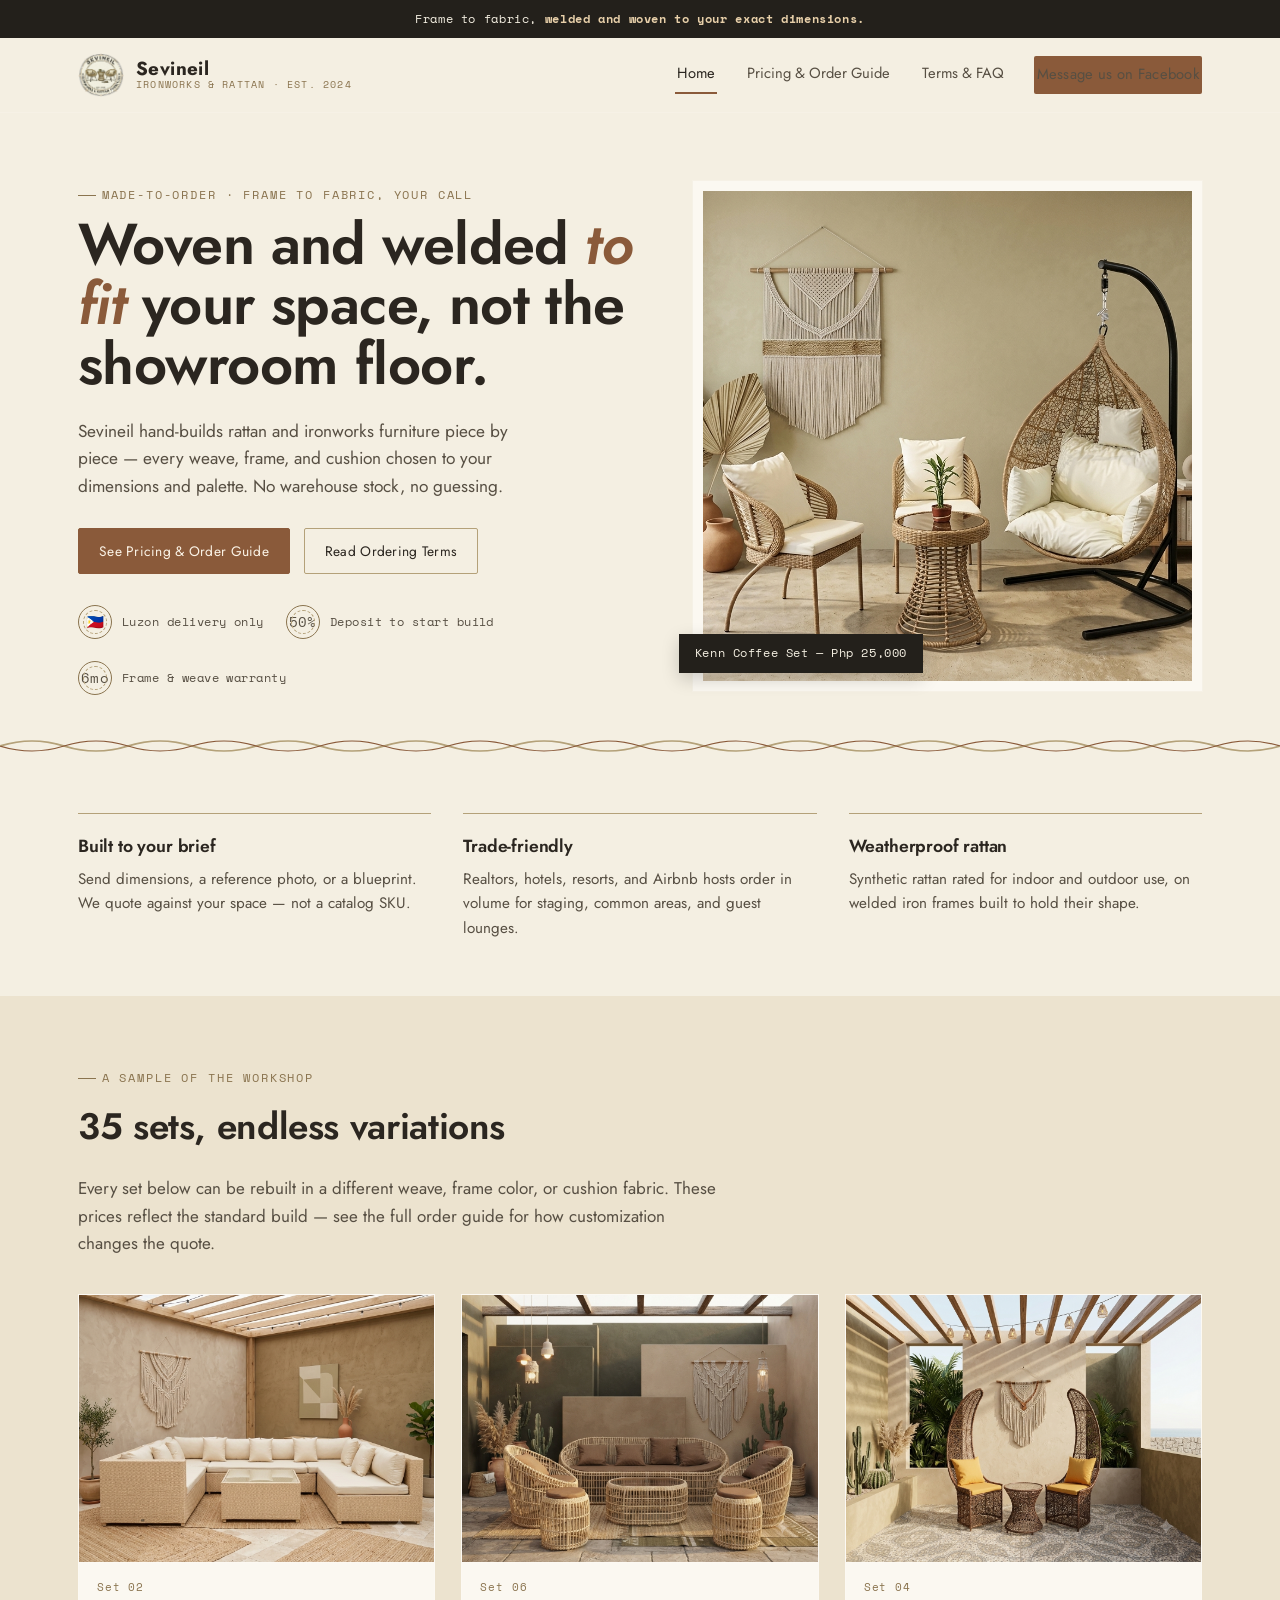
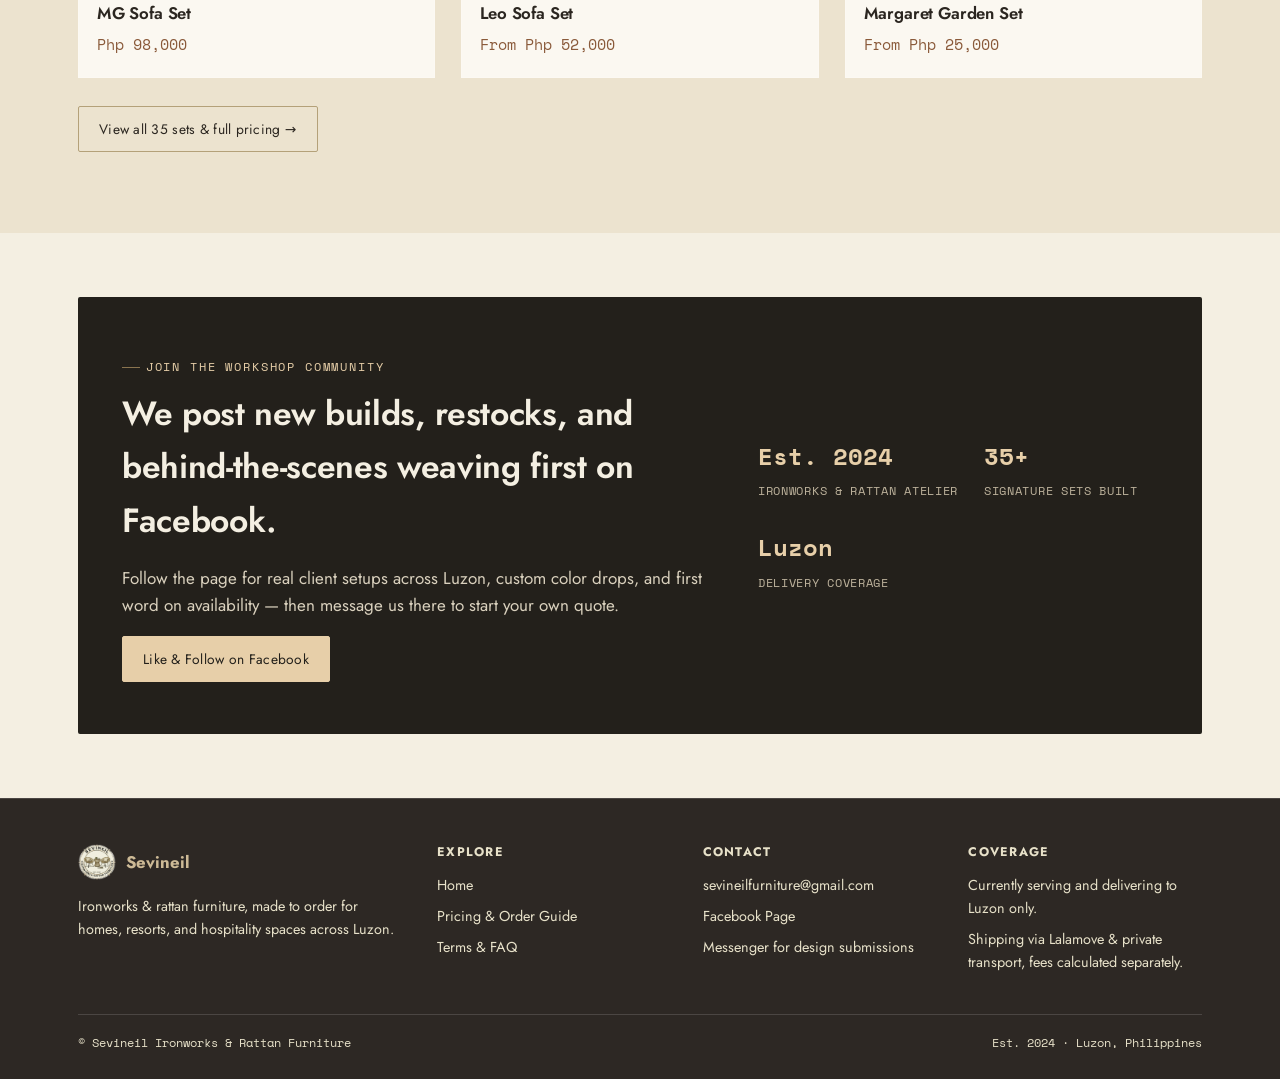
<file: Sevineil_Ironworks𓊯_&_Furniture𓊲/index.html>
<!DOCTYPE html>
<html lang="en">
<head>
<meta charset="UTF-8">
<meta name="viewport" content="width=device-width, initial-scale=1.0">
<title>Sevineil Made-to-Order Ironworks &amp; Rattan Furniture, Luzon</title>
<meta name="description" content="Custom, made-to-order rattan and ironworks furniture for homes, resorts, and Airbnb hosts. Currently serving and delivering to Luzon only.">
<link rel="preconnect" href="https://fonts.googleapis.com">
<link href="https://fonts.googleapis.com/css2?family=Fraunces:ital,opsz,wght@0,9..144,400;0,9..144,600;1,9..144,500&family=Jost:wght@400;500;600&family=Space+Mono:wght@400;700&display=swap" rel="stylesheet">
<link rel="stylesheet" href="styles.css">
<link rel="icon" type="image/png" href="logo.png">
</head>
<body>

<div class="delivery-strip">Frame to fabric, <strong>welded and woven to your exact dimensions.</strong> </div>

<header class="site">
  <div class="nav-row">
    <a href="index.html" class="brand">
      <img src="logo.png" alt="Sevineil Ironworks &amp; Rattan Furniture seal logo">
      <span class="brand-text"><strong>Sevineil</strong><span>Ironworks &amp; Rattan · Est. 2024</span></span>
    </a>
    <button class="nav-toggle" aria-label="Toggle menu" aria-expanded="false" id="navToggle"><span></span></button>
    <nav class="primary" id="primaryNav">
      <a href="index.html" aria-current="page">Home</a>
      <a href="pricing.html">Pricing &amp; Order Guide</a>
      <a href="terms.html">Terms &amp; FAQ</a>
      <a href="https://www.facebook.com/profile.php?id=61554791334919" class="btn" target="_blank" rel="noopener">Message us on Facebook</a>
    </nav>
  </div>
</header>

<main>

  <section class="hero">
    <div class="wrap hero-grid">
      <div>
        <span class="eyebrow">Made-to-order · Frame to fabric, your call</span>
        <h1>Woven and welded <em>to fit</em> your space, not the showroom floor.</h1>
        <p class="lede">Sevineil hand-builds rattan and ironworks furniture piece by piece — every weave, frame, and cushion chosen to your dimensions and palette. No warehouse stock, no guessing.</p>
        <div class="hero-ctas">
          <a href="pricing.html" class="btn">See Pricing &amp; Order Guide</a>
          <a href="terms.html" class="btn ghost">Read Ordering Terms</a>
        </div>
        <div class="hero-badges">
          <div class="stamp"><span class="stamp-ring"><span>🇵🇭</span></span>Luzon delivery only</div>
          <div class="stamp"><span class="stamp-ring"><span>50%</span></span>Deposit to start build</div>
          <div class="stamp"><span class="stamp-ring"><span>6mo</span></span>Frame &amp; weave warranty</div>
        </div>
      </div>
      <div class="hero-figure">
        <div class="frame">
          <img class="product-image" src="Set 7_ KENN COFFEE SET w 1-SEATER SWING.png" alt="Kenn Coffee Set with a one-seater hanging rattan swing, cream cushions, outdoor patio setting">
        </div>
        <div class="tag">Kenn Coffee Set — Php 25,000</div>
      </div>
    </div>
  </section>

  <div class="weave-divider">
    <svg viewBox="0 0 400 22" preserveAspectRatio="none" xmlns="http://www.w3.org/2000/svg">
      <path d="M0 11 Q10 1 20 11 T40 11 T60 11 T80 11 T100 11 T120 11 T140 11 T160 11 T180 11 T200 11 T220 11 T240 11 T260 11 T280 11 T300 11 T320 11 T340 11 T360 11 T380 11 T400 11" fill="none" stroke="#b4a179" stroke-width="1.4"/>
      <path d="M0 11 Q10 21 20 11 T40 11 T60 11 T80 11 T100 11 T120 11 T140 11 T160 11 T180 11 T200 11 T220 11 T240 11 T260 11 T280 11 T300 11 T320 11 T340 11 T360 11 T380 11 T400 11" fill="none" stroke="#8a5a3a" stroke-width="1"/>
    </svg>
  </div>

  <section class="features">
    <div class="wrap features-grid">
      <div class="feature">
        <h3>Built to your brief</h3>
        <p>Send dimensions, a reference photo, or a blueprint. We quote against your space — not a catalog SKU.</p>
      </div>
      <div class="feature">
        <h3>Trade-friendly</h3>
        <p>Realtors, hotels, resorts, and Airbnb hosts order in volume for staging, common areas, and guest lounges.</p>
      </div>
      <div class="feature">
        <h3>Weatherproof rattan</h3>
        <p>Synthetic rattan rated for indoor and outdoor use, on welded iron frames built to hold their shape.</p>
      </div>
    </div>
  </section>

  <section class="band">
    <div class="wrap">
      <div class="section-head">
        <span class="eyebrow">A sample of the workshop</span>
        <h2>35 sets, endless variations</h2>
        <p>Every set below can be rebuilt in a different weave, frame color, or cushion fabric. These prices reflect the standard build — see the full order guide for how customization changes the quote.</p>
      </div>
      <div class="grid-cards">
        <div class="piece-card">
          <div class="thumb"><img src="Set 2_ MG SOFA SET.png" alt="MG Sofa Set, cream woven rattan L-shaped sectional outdoors"></div>
          <div class="info">
            <div class="set-no">Set 02</div>
            <h3>MG Sofa Set</h3>
            <div class="price">Php 98,000</div>
          </div>
        </div>
        <div class="piece-card">
          <div class="thumb"><img src="Set 6_ LEO SOFA SET_ Php 52,000.png" alt="Leo Sofa Set, rounded rattan sofa and armchairs with brown cushions indoors"></div>
          <div class="info">
            <div class="set-no">Set 06</div>
            <h3>Leo Sofa Set</h3>
            <div class="price">From Php 52,000</div>
          </div>
        </div>
        <div class="piece-card">
          <div class="thumb"><img src="Set 4_ MARGARET GARDEN SET SOLO.png" alt="Margaret Garden Set, teardrop-shaped rattan chairs with mustard cushions"></div>
          <div class="info">
            <div class="set-no">Set 04</div>
            <h3>Margaret Garden Set</h3>
            <div class="price">From Php 25,000</div>
          </div>
        </div>
      </div>
      <p style="margin-top:28px;"><a href="pricing.html" class="btn ghost">View all 35 sets &amp; full pricing →</a></p>
    </div>
  </section>

  <section>
    <div class="wrap">
      <div class="trust-hub">
        <div>
          <span class="eyebrow" style="color:#e7cfa9;">Join the workshop community</span>
          <h2>We post new builds, restocks, and behind-the-scenes weaving first on Facebook.</h2>
          <p>Follow the page for real client setups across Luzon, custom color drops, and first word on availability — then message us there to start your own quote.</p>
          <a href="https://www.facebook.com/profile.php?id=61554791334919" class="btn" target="_blank" rel="noopener">Like &amp; Follow on Facebook</a>
        </div>
        <div class="fb-stat-row">
          <div class="fb-stat"><b>Est. 2024</b><span>Ironworks &amp; rattan atelier</span></div>
          <div class="fb-stat"><b>35+</b><span>Signature sets built</span></div>
          <div class="fb-stat"><b>Luzon</b><span>Delivery coverage</span></div>
        </div>
      </div>
    </div>
  </section>

</main>

<footer class="site">
  <div class="wrap">
    <div class="footer-grid">
      <div class="footer-col">
        <div class="footer-brand">
          <img src="logo.png" alt="">
          <strong>Sevineil</strong>
        </div>
        <p>Ironworks &amp; rattan furniture, made to order for homes, resorts, and hospitality spaces across Luzon.</p>
      </div>
      <div class="footer-col">
        <h4>Explore</h4>
        <a href="index.html">Home</a>
        <a href="pricing.html">Pricing &amp; Order Guide</a>
        <a href="terms.html">Terms &amp; FAQ</a>
      </div>
      <div class="footer-col">
        <h4>Contact</h4>
        <a href="mailto:sevineilfurniture@gmail.com">sevineilfurniture@gmail.com</a>
        <a href="https://www.facebook.com/profile.php?id=61554791334919" target="_blank" rel="noopener">Facebook Page</a>
        <p>Messenger for design submissions</p>
      </div>
      <div class="footer-col">
        <h4>Coverage</h4>
        <p>Currently serving and delivering to Luzon only.</p>
        <p>Shipping via Lalamove &amp; private transport, fees calculated separately.</p>
      </div>
    </div>
    <div class="footer-bottom">
      <span>© Sevineil Ironworks &amp; Rattan Furniture</span>
      <span>Est. 2024 · Luzon, Philippines</span>
    </div>
  </div>
</footer>

<script src="script.js"></script>
</body>
</html>
</file>
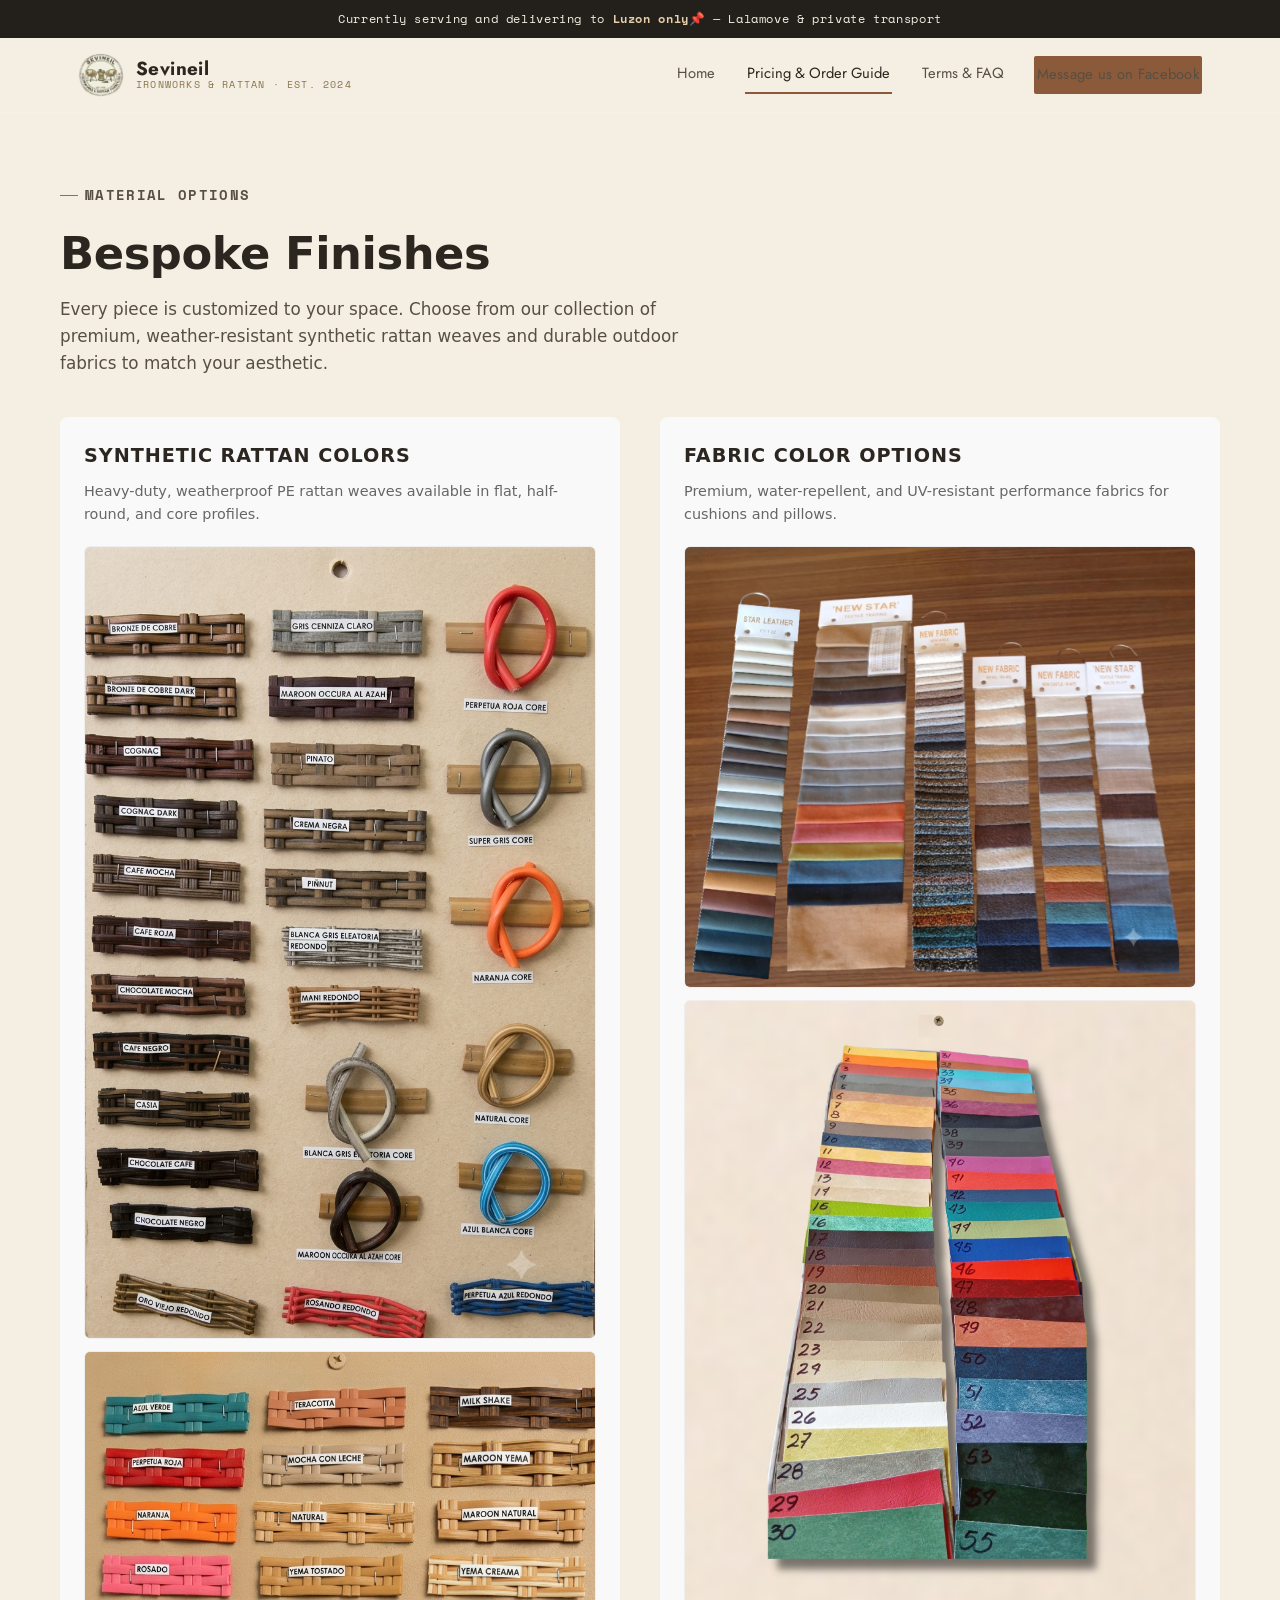
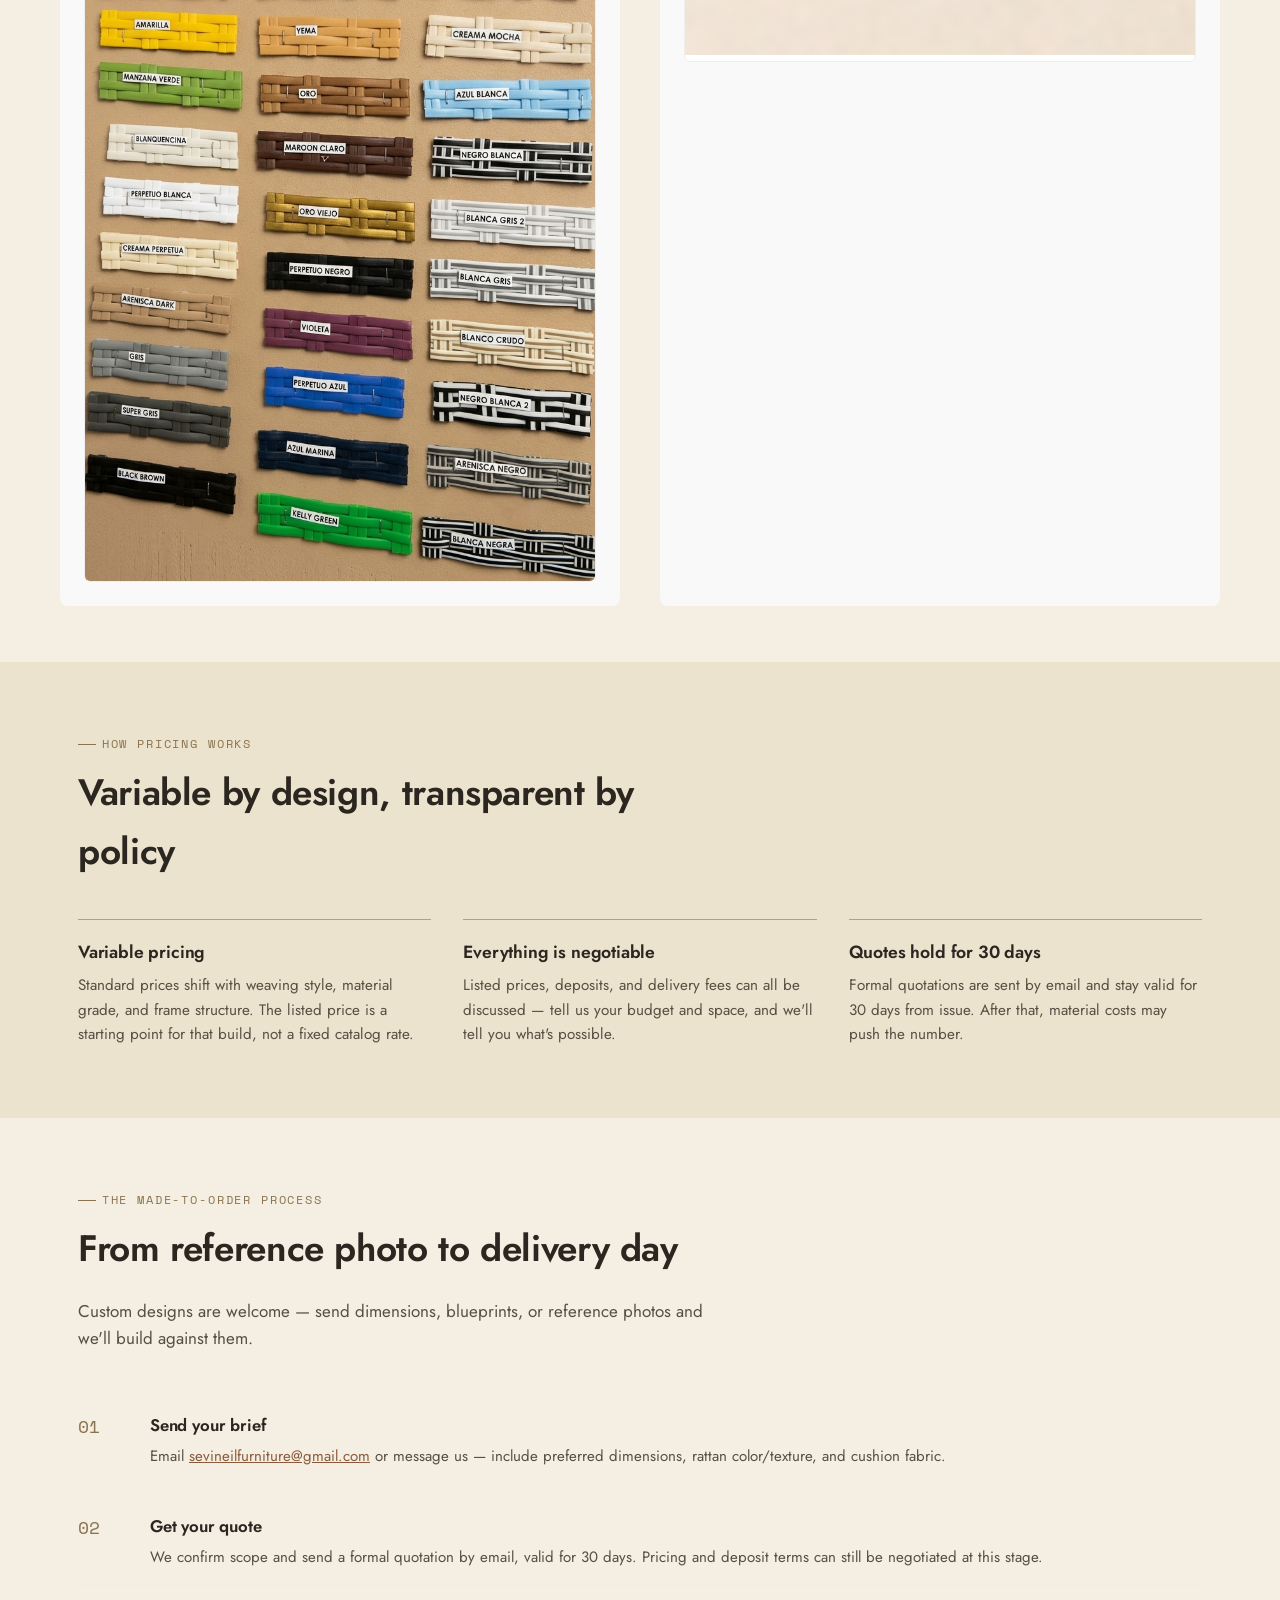
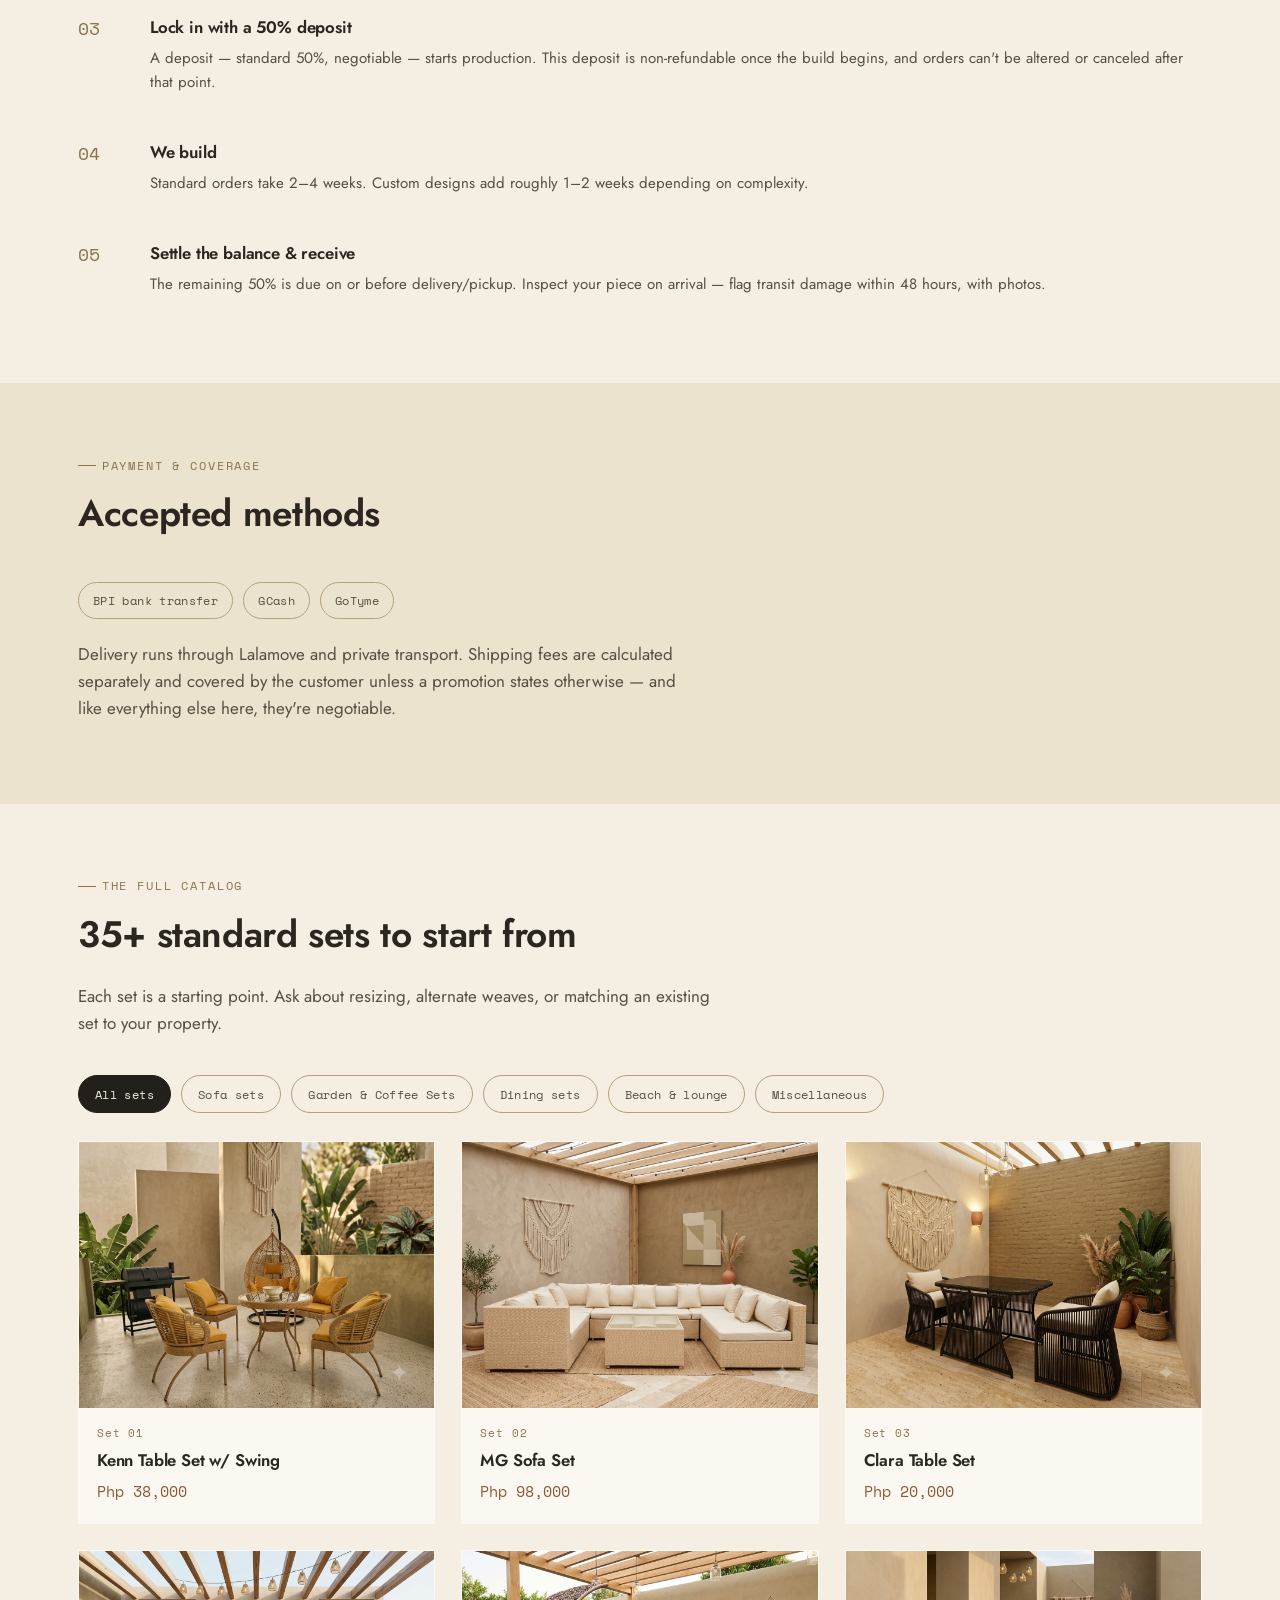
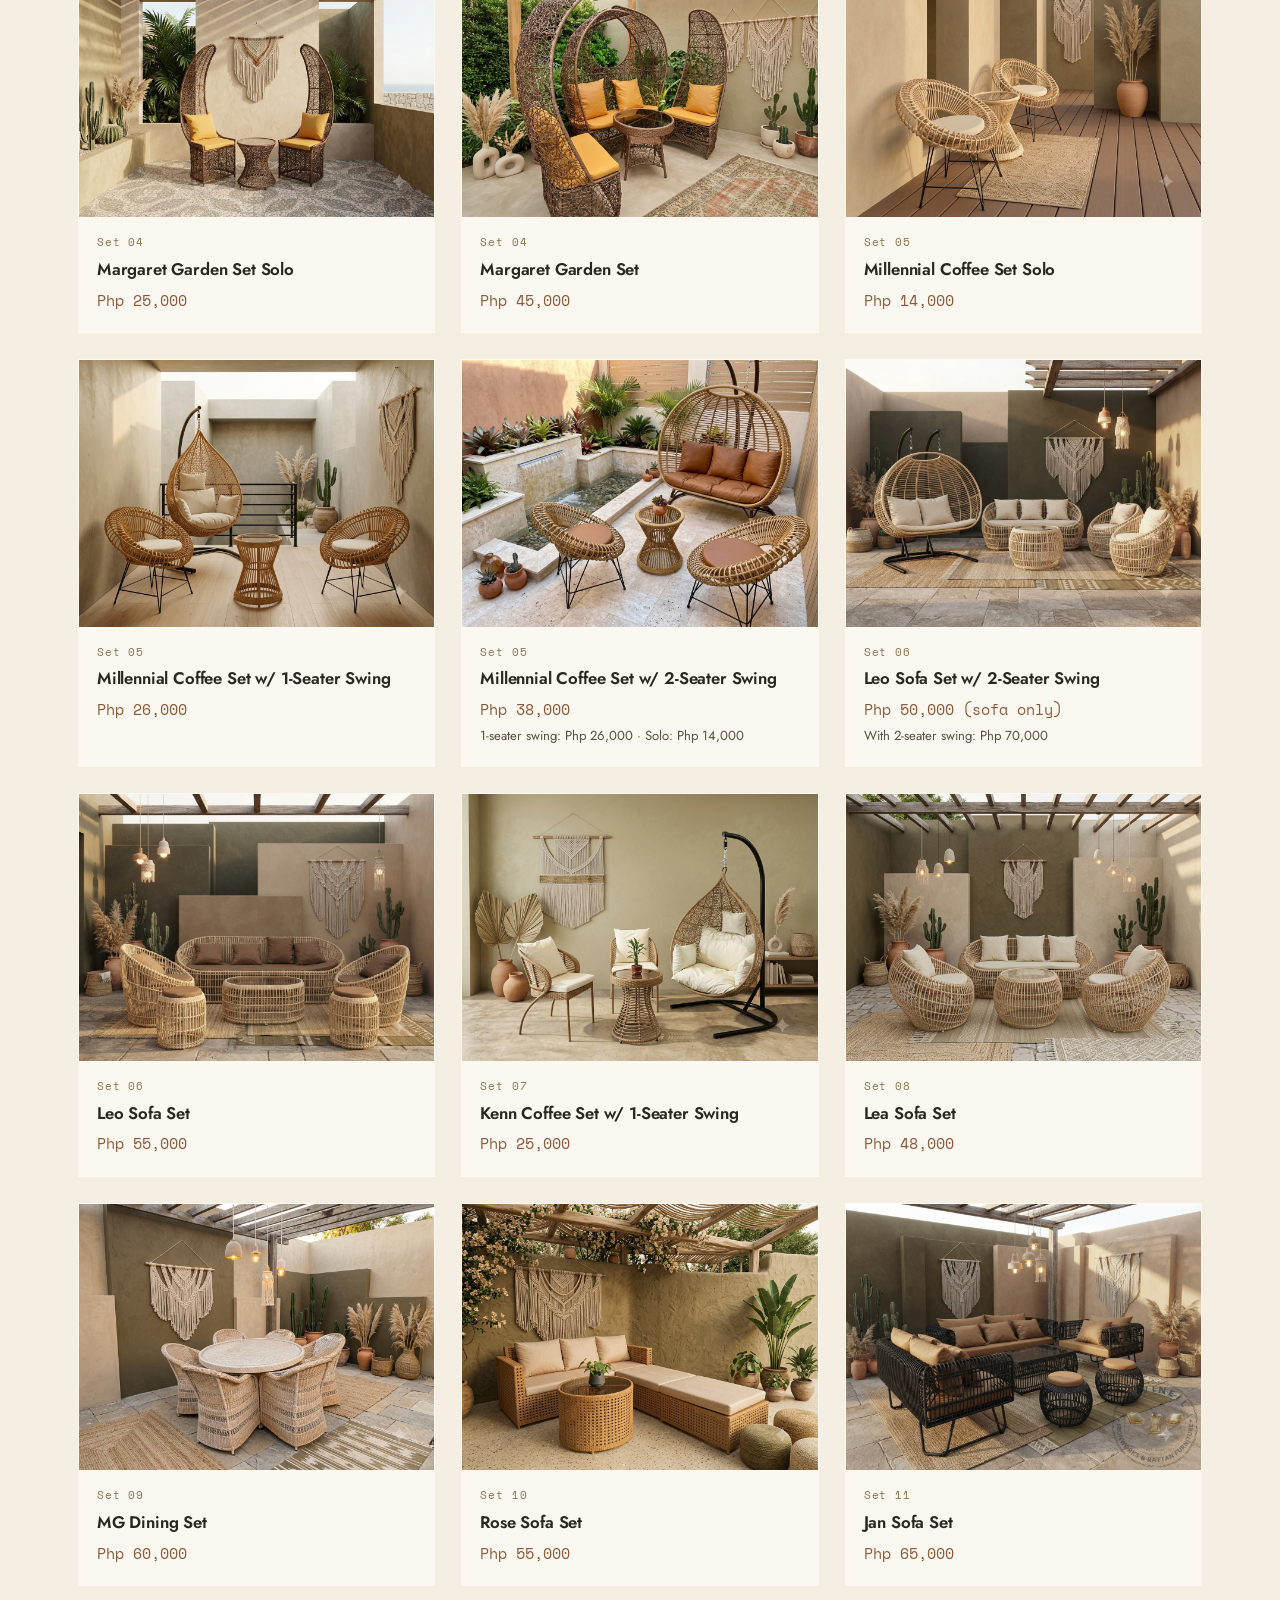
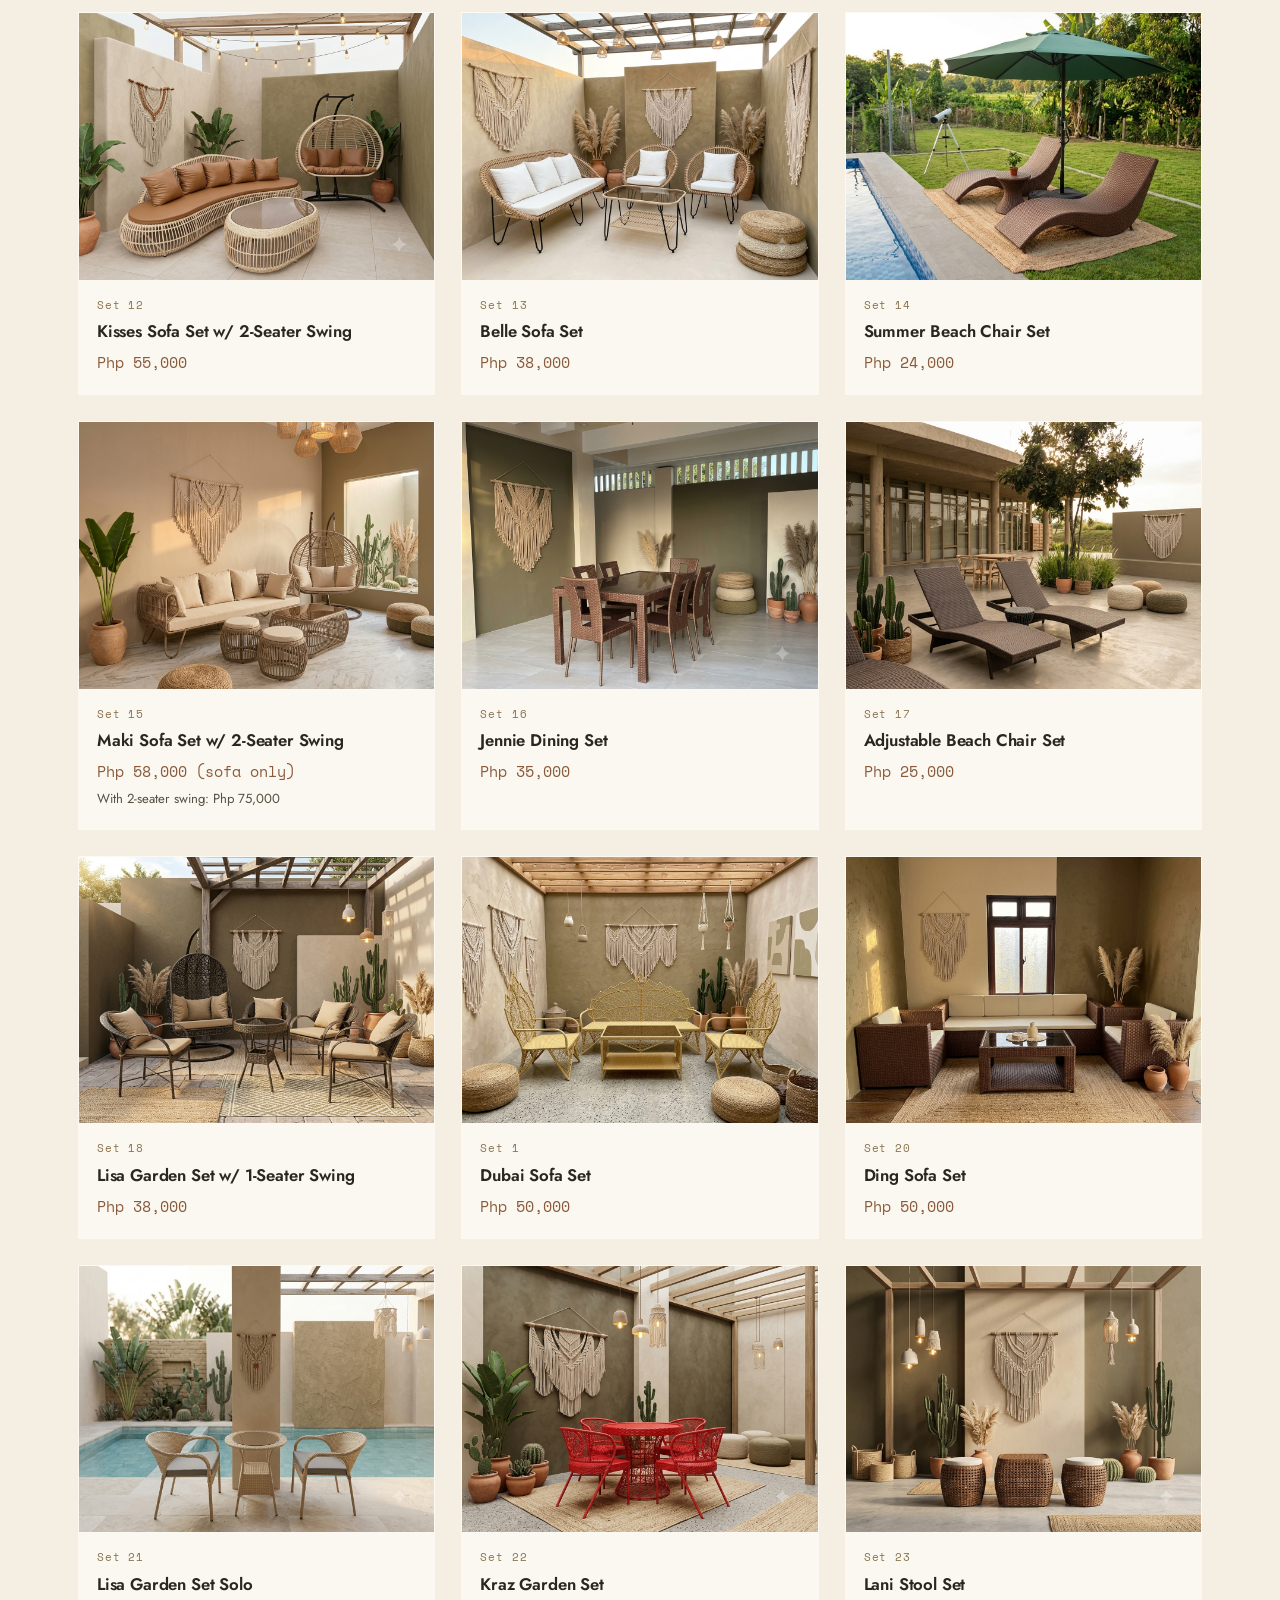
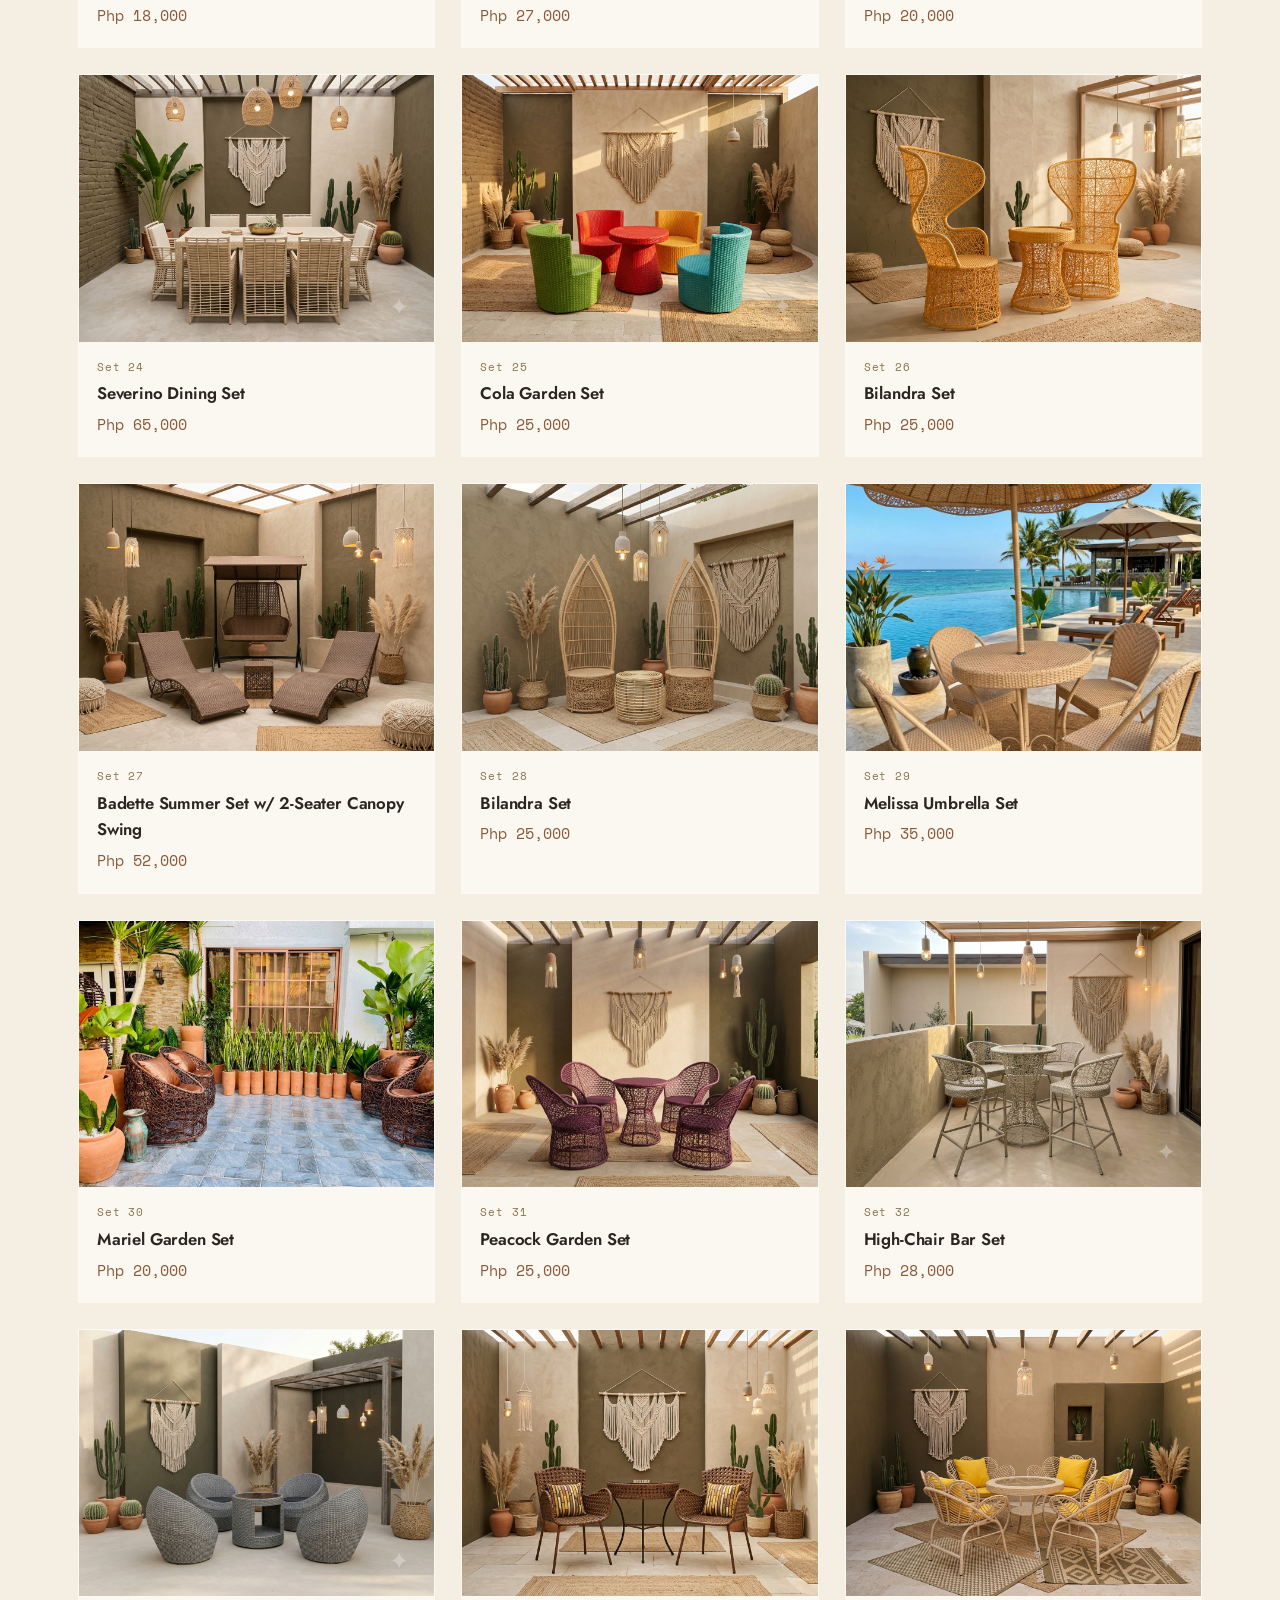
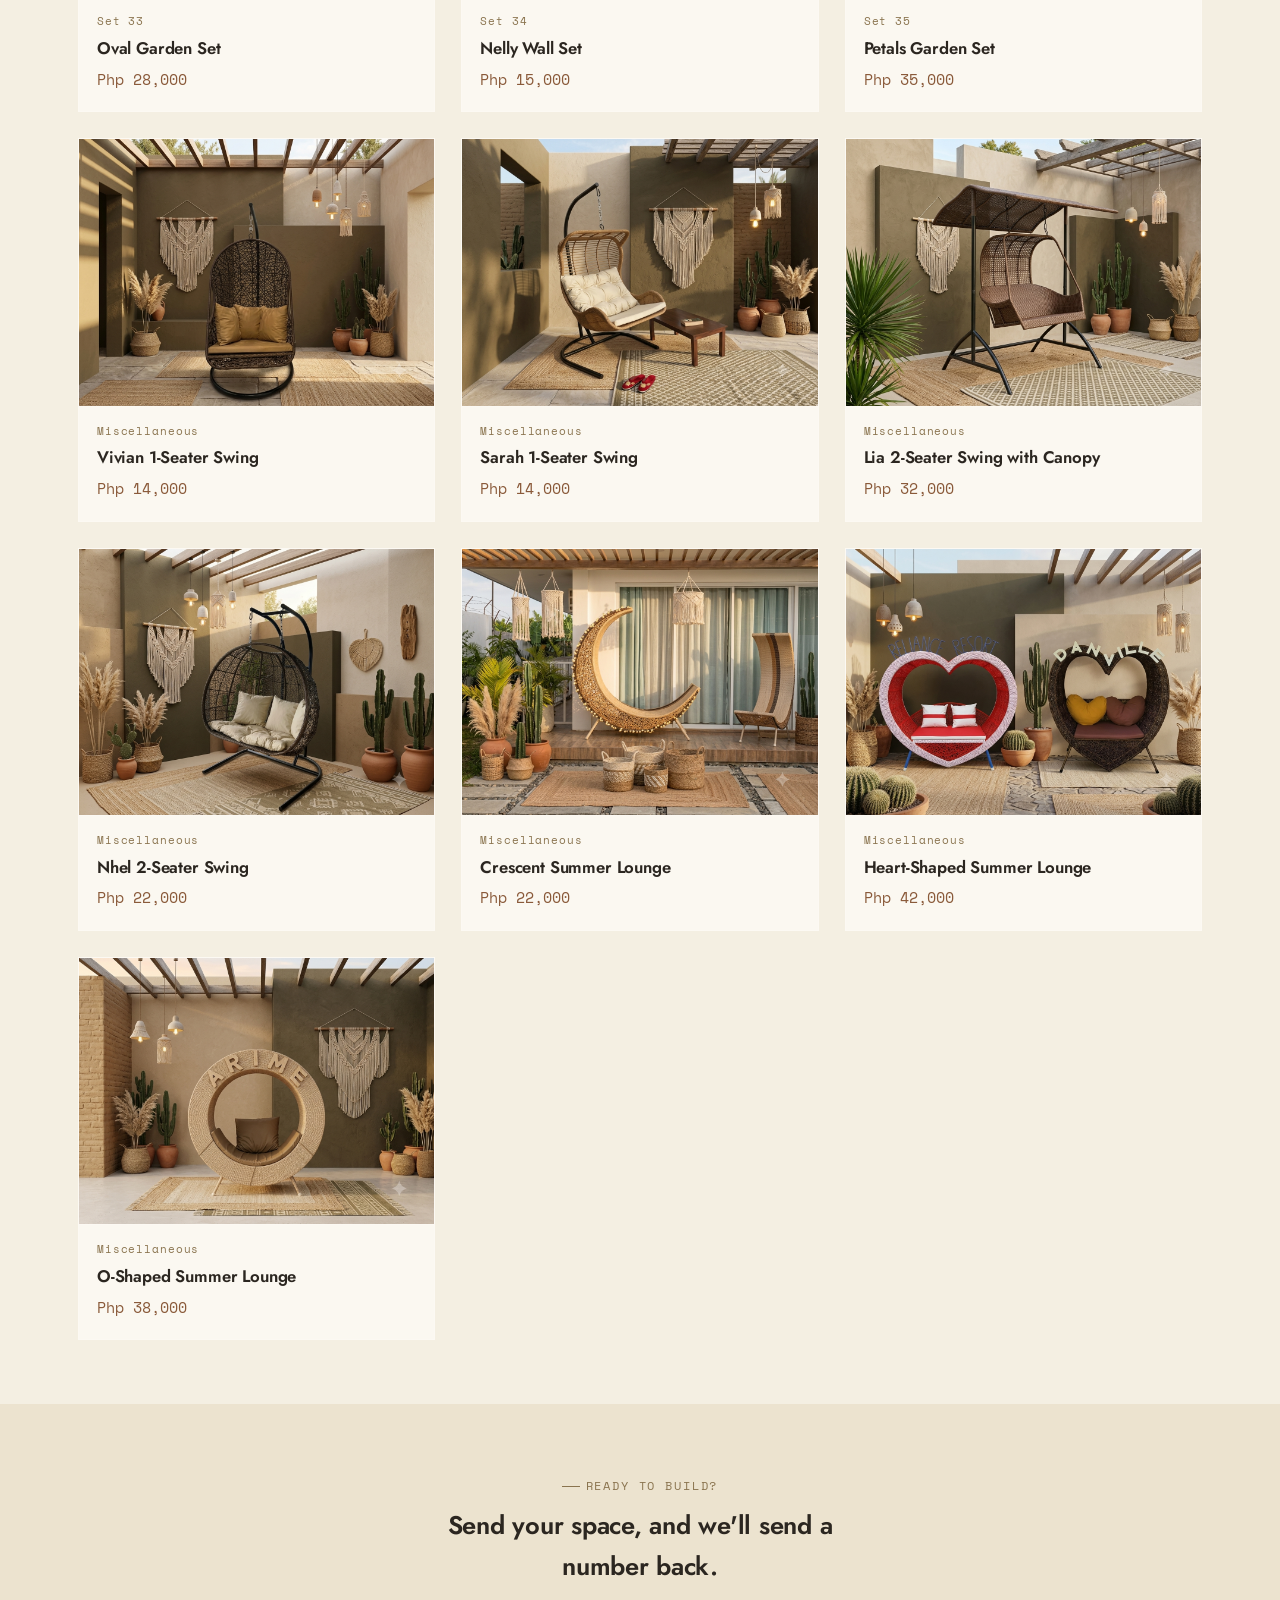
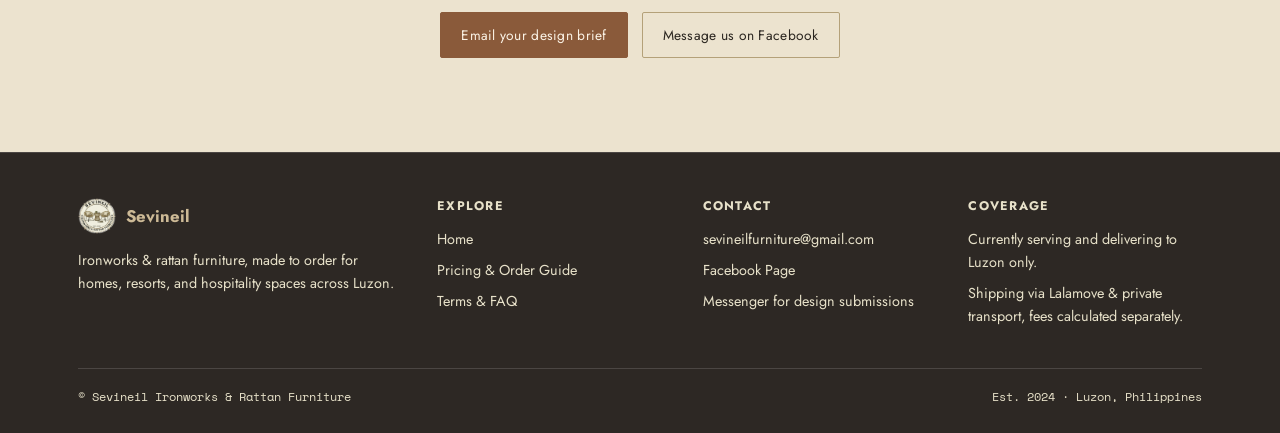
<file: Sevineil_Ironworks𓊯_&_Furniture𓊲/pricing.html>
<!DOCTYPE html>
<html lang="en">
<head>
<meta charset="UTF-8">
<meta name="viewport" content="width=device-width, initial-scale=1.0">
<title>Pricing &amp; Order Guide — Sevineil</title>
<meta name="description" content="How custom pricing works at Sevineil: product tiers, the made-to-order process, payment terms, and the full 19-set catalog.">
<link rel="preconnect" href="https://fonts.googleapis.com">
<link href="https://fonts.googleapis.com/css2?family=Fraunces:ital,opsz,wght@0,9..144,400;0,9..144,600;1,9..144,500&family=Jost:wght@400;500;600&family=Space+Mono:wght@400;700&display=swap" rel="stylesheet">
<link rel="stylesheet" href="styles.css">
<link rel="icon" type="image/png" href="logo.png">
</head>
<body>

<div class="delivery-strip">Currently serving and delivering to <strong>Luzon only📌</strong> — Lalamove &amp; private transport</div>

<header class="site">
  <div class="nav-row">
    <a href="index.html" class="brand">
      <img src="logo.png" alt="Sevineil Ironworks &amp; Rattan Furniture seal logo">
      <span class="brand-text"><strong>Sevineil</strong><span>Ironworks &amp; Rattan · Est. 2024</span></span>
    </a>
    <button class="nav-toggle" aria-label="Toggle menu" aria-expanded="false" id="navToggle"><span></span></button>
    <nav class="primary" id="primaryNav">
      <a href="index.html">Home</a>
      <a href="pricing.html" aria-current="page">Pricing &amp; Order Guide</a>
      <a href="terms.html">Terms &amp; FAQ</a>
      <a href="https://www.facebook.com/profile.php?id=61554791334919" class="btn" target="_blank" rel="noopener">Message us on Facebook</a>
    </nav>
  </div>
</header>

<main>

<section style="padding-bottom:56px; font-family: system-ui, -apple-system, sans-serif;">
  <div class="wrap" style="max-width: 1200px; margin: 0 auto; padding: 0 20px;">
    
    <!-- Header Block -->
<div style="margin-bottom: 40px;">
  <span class="eyebrow" style="text-transform: uppercase; letter-spacing: 0.1em; font-size: 0.85rem; color: var(--ink-soft, #888); font-weight: 600;">Material Options</span>
  <h1 style="font-size: clamp(2rem, 4vw, 2.8rem); max-width: 20ch; margin: 8px 0 16px 0; line-height: 1.2;">Bespoke Finishes</h1>
  <p class="lede" style="max-width: 62ch; font-size: 1.05rem; color: var(--ink-soft, #555); line-height: 1.6;">
    Every piece is customized to your space. Choose from our collection of premium, weather-resistant synthetic rattan weaves and durable outdoor fabrics to match your aesthetic.
  </p>
</div>

<!-- Materials Grid Container -->
<div style="display: grid; grid-template-columns: repeat(auto-fit, minmax(300px, 1fr)); gap: 40px;">
  
  <!-- Category 1: Synthetic Rattan -->
  <div style="background: #f9f9f9; padding: 24px; border-radius: 8px; display: flex; flex-direction: column;">
    <h3 style="font-size: 1.2rem; margin-top: 0; margin-bottom: 8px; text-transform: uppercase; letter-spacing: 0.05em;">Synthetic Rattan Colors</h3>
    <p style="font-size: 0.9rem; color: #666; margin-bottom: 20px;">Heavy-duty, weatherproof PE rattan weaves available in flat, half-round, and core profiles.</p>
    
    <!-- Stacked Image Container -->
    <div style="width: 100%; display: flex; flex-direction: column; gap: 12px;">
      <div style="width: 100%; border-radius: 6px; overflow: hidden; border: 1px solid #eee; background: #fff;">
        <img src="rattan-swatches1.png" alt="Synthetic Rattan Color Swatches 1" style="width: 100%; height: auto; display: block;" />
      </div>
      <div style="width: 100%; border-radius: 6px; overflow: hidden; border: 1px solid #eee; background: #fff;">
        <img src="rattan-swatches2.png" alt="Synthetic Rattan Color Swatches 2" style="width: 100%; height: auto; display: block;" />
      </div>
    </div>
  </div>

  <!-- Category 2: Fabric Options -->
  <div style="background: #f9f9f9; padding: 24px; border-radius: 8px; display: flex; flex-direction: column;">
    <h3 style="font-size: 1.2rem; margin-top: 0; margin-bottom: 8px; text-transform: uppercase; letter-spacing: 0.05em;">Fabric Color Options</h3>
    <p style="font-size: 0.9rem; color: #666; margin-bottom: 20px;">Premium, water-repellent, and UV-resistant performance fabrics for cushions and pillows.</p>
    
    <!-- Stacked Image Container -->
    <div style="width: 100%; display: flex; flex-direction: column; gap: 12px;">
      <div style="width: 100%; border-radius: 6px; overflow: hidden; border: 1px solid #eee; background: #fff;">
        <img src="fabrics.png" alt="Fabric Swatches Options" style="width: 100%; height: auto; display: block;" />
      </div>
      <div style="width: 100%; border-radius: 6px; overflow: hidden; border: 1px solid #eee; background: #fff;">
        <img src="color.png" alt="Fabric Color Chart" style="width: 100%; height: auto; display: block;" />
      </div>
    </div>
  </div>

</div>
</section>

  <section class="band">
    <div class="wrap">
      <div class="section-head">
        <span class="eyebrow">How pricing works</span>
        <h2>Variable by design, transparent by policy</h2>
      </div>
      <div class="features-grid" style="margin-bottom:8px;">
        <div class="feature">
          <h3>Variable pricing</h3>
          <p>Standard prices shift with weaving style, material grade, and frame structure. The listed price is a starting point for that build, not a fixed catalog rate.</p>
        </div>
        <div class="feature">
          <h3>Everything is negotiable</h3>
          <p>Listed prices, deposits, and delivery fees can all be discussed — tell us your budget and space, and we'll tell you what's possible.</p>
        </div>
        <div class="feature">
          <h3>Quotes hold for 30 days</h3>
          <p>Formal quotations are sent by email and stay valid for 30 days from issue. After that, material costs may push the number.</p>
        </div>
      </div>
    </div>
  </section>

  <section>
    <div class="wrap">
      <div class="section-head">
        <span class="eyebrow">The made-to-order process</span>
        <h2>From reference photo to delivery day</h2>
        <p>Custom designs are welcome — send dimensions, blueprints, or reference photos and we'll build against them.</p>
      </div>
      <ol class="process-list">
        <li>
          <span class="num">01</span>
          <div>
            <h3>Send your brief</h3>
            <p>Email <a href="mailto:sevineilfurniture@gmail.com" style="color:var(--rattan);">sevineilfurniture@gmail.com</a> or message us — include preferred dimensions, rattan color/texture, and cushion fabric.</p>
          </div>
        </li>
        <li>
          <span class="num">02</span>
          <div>
            <h3>Get your quote</h3>
            <p>We confirm scope and send a formal quotation by email, valid for 30 days. Pricing and deposit terms can still be negotiated at this stage.</p>
          </div>
        </li>
        <li>
          <span class="num">03</span>
          <div>
            <h3>Lock in with a 50% deposit</h3>
            <p>A deposit — standard 50%, negotiable — starts production. This deposit is non-refundable once the build begins, and orders can't be altered or canceled after that point.</p>
          </div>
        </li>
        <li>
          <span class="num">04</span>
          <div>
            <h3>We build</h3>
            <p>Standard orders take 2–4 weeks. Custom designs add roughly 1–2 weeks depending on complexity.</p>
          </div>
        </li>
        <li>
          <span class="num">05</span>
          <div>
            <h3>Settle the balance &amp; receive</h3>
            <p>The remaining 50% is due on or before delivery/pickup. Inspect your piece on arrival — flag transit damage within 48 hours, with photos.</p>
          </div>
        </li>
      </ol>
    </div>
  </section>

  <section class="band">
    <div class="wrap">
      <div class="section-head">
        <span class="eyebrow">Payment &amp; coverage</span>
        <h2>Accepted methods</h2>
      </div>
      <div class="chip-row">
        <span class="chip">BPI bank transfer</span>
        <span class="chip">GCash</span>
        <span class="chip">GoTyme</span>
      </div>
      <p style="margin-top:22px; color:var(--ink-soft); max-width:60ch;">Delivery runs through Lalamove and private transport. Shipping fees are calculated separately and covered by the customer unless a promotion states otherwise — and like everything else here, they're negotiable.</p>
    </div>
  </section>

  <section id="catalog">
    <div class="wrap">
      <div class="section-head">
        <span class="eyebrow">The full catalog</span>
        <h2>35+ standard sets to start from</h2>
        <p>Each set is a starting point. Ask about resizing, alternate weaves, or matching an existing set to your property.</p>
      </div>

      <div class="filter-row" id="filterRow">
        <button class="filter-btn active" data-cat="all">All sets</button>
        <button class="filter-btn" data-cat="sofa">Sofa sets</button>
        <button class="filter-btn" data-cat="table">Garden &amp; Coffee Sets</button>
        <button class="filter-btn" data-cat="dining">Dining sets</button>
        <button class="filter-btn" data-cat="beach">Beach &amp; lounge</button>
        <button class="filter-btn" data-cat="miscellaneous">Miscellaneous</button>
      </div>

      <div class="grid-cards" id="catalogGrid">

        <div class="piece-card" data-cat="dining">
          <div class="thumb"><img src="Set 1_ KENN TABLE SET w SWING.png" alt="Kenn Table Set with swing, four rattan chairs with mustard cushions around a round table plus a hanging egg swing"></div>
          <div class="info"><div class="set-no">Set 01</div><h3>Kenn Table Set w/ Swing</h3><div class="price">Php 38,000</div></div>
        </div>

        <div class="piece-card" data-cat="sofa">
          <div class="thumb"><img src="Set 2_ MG SOFA SET.png" alt="MG Sofa Set, cream U-shaped rattan sectional sofa with matching coffee table"></div>
          <div class="info"><div class="set-no">Set 02</div><h3>MG Sofa Set</h3><div class="price">Php 98,000</div></div>
        </div>

        <div class="piece-card" data-cat="dining">
          <div class="thumb"><img src="Set 3_ CLARA TABLE SET.png" alt="Clara Table Set, black woven rattan dining table with two chairs, dark tabletop"></div>
          <div class="info"><div class="set-no">Set 03</div><h3>Clara Table Set</h3><div class="price">Php 20,000</div></div>
        </div>

        <div class="piece-card" data-cat="table">
          <div class="thumb"><img src="Set 4_ MARGARET GARDEN SET SOLO.png" alt="Clara Table Set, black woven rattan dining table with two chairs, dark tabletop"></div>
          <div class="info"><div class="set-no">Set 04</div><h3>Margaret Garden Set Solo</h3><div class="price">Php 25,000</div></div>
        </div>

        <div class="piece-card" data-cat="table">
          <div class="thumb"><img src="Set 4_ MARGARET GARDEN SET.png" alt="Clara Table Set, black woven rattan dining table with two chairs, dark tabletop"></div>
          <div class="info"><div class="set-no">Set 04</div><h3>Margaret Garden Set</h3><div class="price">Php 45,000</div></div>
        </div>


        <div class="piece-card" data-cat="table">
          <div class="thumb"><img src="Set 5_ MILLENNIAL COFFEE SET SOLO.png" alt="Millennial Coffee Set with a hanging egg swing, round chairs, and side table"></div>
          <div class="info"><div class="set-no">Set 05</div><h3>Millennial Coffee Set Solo</h3><div class="price">Php 14,000</div></div>
        </div>

        <div class="piece-card" data-cat="table">
          <div class="thumb"><img src="Set 5_ MILLENNIAL COFFEE SET w 1-SEATER SWING.png" alt="Millennial Coffee Set with a hanging egg swing, round chairs, and side table"></div>
          <div class="info"><div class="set-no">Set 05</div><h3>Millennial Coffee Set w/ 1-Seater Swing</h3><div class="price">Php 26,000</div></div>
        </div>

        <div class="piece-card" data-cat="table">
          <div class="thumb"><img src="Set 5_ MILLENNIAL COFFEE SET w 2-SEATER SWING.png" alt="Millennial Coffee Set with a hanging egg swing, round chairs, and side table"></div>
          <div class="info"><div class="set-no">Set 05</div><h3>Millennial Coffee Set w/ 2-Seater Swing</h3><div class="price">Php 38,000</div><div class="note">1-seater swing: Php 26,000 · Solo: Php 14,000</div></div>
        </div>

        <div class="piece-card" data-cat="sofa">
          <div class="thumb"><img src="Set 6_ LEO SOFA SET w 2-SEATER SWING.png" alt="Leo Sofa Set, rounded woven rattan sofa, two armchairs, ottomans and coffee table with brown cushions"></div>
          <div class="info"><div class="set-no">Set 06</div><h3>Leo Sofa Set w/ 2-Seater Swing</h3><div class="price">Php 50,000 (sofa only)</div><div class="note">With 2-seater swing: Php 70,000</div></div>
        </div>

        <div class="piece-card" data-cat="sofa">
          <div class="thumb"><img src="Set 6_ LEO SOFA SET_ Php 52,000.png" alt="Leo Sofa Set, rounded woven rattan sofa, two armchairs, ottomans and coffee table with brown cushions"></div>
          <div class="info"><div class="set-no">Set 06</div><h3>Leo Sofa Set</h3><div class="price">Php 55,000</div></div>
        </div>

        <div class="piece-card" data-cat="table">
          <div class="thumb"><img src="Set 7_ KENN COFFEE SET w 1-SEATER SWING.png" alt="Kenn Coffee Set with 1-seater hanging swing and a rattan armchair with cream cushions"></div>
          <div class="info"><div class="set-no">Set 07</div><h3>Kenn Coffee Set w/ 1-Seater Swing</h3><div class="price">Php 25,000</div></div>
        </div>

        <div class="piece-card" data-cat="sofa">
          <div class="thumb"><img src="Set 8_ LEA SOFA SET.png" alt="Lea Sofa Set, rounded cocoon-style rattan sofa and armchairs with cream cushions"></div>
          <div class="info"><div class="set-no">Set 08</div><h3>Lea Sofa Set</h3><div class="price">Php 48,000</div></div>
        </div>

        <div class="piece-card" data-cat="dining">
          <div class="thumb"><img src="Set 9_ MG DINING SET.png" alt="MG Dining Set, round table with four woven rattan dining chairs"></div>
          <div class="info"><div class="set-no">Set 09</div><h3>MG Dining Set</h3><div class="price">Php 60,000</div></div>
        </div>

        <div class="piece-card" data-cat="sofa">
          <div class="thumb"><img src="Set 10_ ROSE SOFA SET.png" alt="Rose Sofa Set, tan woven sofa with chaise and round coffee table on a covered patio"></div>
          <div class="info"><div class="set-no">Set 10</div><h3>Rose Sofa Set</h3><div class="price">Php 55,000</div></div>
        </div>

        <div class="piece-card" data-cat="sofa">
          <div class="thumb"><img src="Set 11_ JAN SOFA SET.png" alt="Jan Sofa Set, black woven sofas and armchairs with tan cushions and glass-top coffee table"></div>
          <div class="info"><div class="set-no">Set 11</div><h3>Jan Sofa Set</h3><div class="price">Php 65,000</div></div>
        </div>

        <div class="piece-card" data-cat="sofa">
          <div class="thumb"><img src="Set 12_ KISSES SOFA SET w 2-SEATER SWING.png" alt="Kisses Sofa Set with 2-seater swing, curved tan rattan sofa and hanging swing chair"></div>
          <div class="info"><div class="set-no">Set 12</div><h3>Kisses Sofa Set w/ 2-Seater Swing</h3><div class="price">Php 55,000</div></div>
        </div>

        <div class="piece-card" data-cat="sofa">
          <div class="thumb"><img src="Set 13_ BELLE SOFA SET.png" alt="Belle Sofa Set, tan rattan three-seater sofa with two armchairs and glass coffee table"></div>
          <div class="info"><div class="set-no">Set 13</div><h3>Belle Sofa Set</h3><div class="price">Php 38,000</div></div>
        </div>

        <div class="piece-card" data-cat="beach">
          <div class="thumb"><img src="Set 14_ SUMMER BEACH CHAIR SETSet 14_ SUMMER BEACH CHAIR SET.png" alt="Summer Beach Chair Set, two rattan poolside loungers with a round table and umbrella"></div>
          <div class="info"><div class="set-no">Set 14</div><h3>Summer Beach Chair Set</h3><div class="price">Php 24,000</div></div>
        </div>

        <div class="piece-card" data-cat="sofa">
          <div class="thumb"><img src="Set 15_ MAKI SOFA SET w 2-SEATER SWING_.png" alt="Maki Sofa Set with 2-seater swing, long bench sofa, hanging swing, and two stools"></div>
          <div class="info"><div class="set-no">Set 15</div><h3>Maki Sofa Set w/ 2-Seater Swing</h3><div class="price">Php 58,000 (sofa only)</div><div class="note">With 2-seater swing: Php 75,000</div></div>
        </div>

        <div class="piece-card" data-cat="dining">
          <div class="thumb"><img src="Set 16_ JENNIE DINING SET.png" alt="Jennie Dining Set, long rattan dining table with eight woven chairs"></div>
          <div class="info"><div class="set-no">Set 16</div><h3>Jennie Dining Set</h3><div class="price">Php 35,000</div></div>
        </div>

        <div class="piece-card" data-cat="beach">
          <div class="thumb"><img src="Set 17_ ADJUSTABLE BEACH.png" alt="Adjustable Beach Chair Set, three reclining rattan loungers with a side table"></div>
          <div class="info"><div class="set-no">Set 17</div><h3>Adjustable Beach Chair Set</h3><div class="price">Php 25,000</div></div>
        </div>

        <div class="piece-card" data-cat="sofa">
          <div class="thumb"><img src="Set 18_ LISA GARDEN SET w 1-SEATER SWING.png" alt="Lisa Garden Set w/ 1-Seater Swing, gold ironwork sofa and armchairs with a leaf-motif frame and marble-look table"></div>
          <div class="info"><div class="set-no">Set 18</div><h3>Lisa Garden Set w/ 1-Seater Swing</h3><div class="price">Php 38,000</div></div>
        </div>

        <div class="piece-card" data-cat="sofa">
          <div class="thumb"><img src="Set 19_ DUBAI SOFA SET.png" alt="Dubai Sofa Set, gold ironwork sofa and armchairs with a leaf-motif frame and marble-look table"></div>
          <div class="info"><div class="set-no">Set 1</div><h3>Dubai Sofa Set</h3><div class="price">Php 50,000</div></div>
        </div>
        
        <div class="piece-card" data-cat="sofa">
          <div class="thumb"><img src="Set 20_ DING SOFA SET.png" alt="Kenn Table Set with swing, four rattan chairs with mustard cushions around a round table plus a hanging egg swing"></div>
          <div class="info"><div class="set-no">Set 20</div><h3>Ding Sofa Set</h3><div class="price">Php 50,000</div></div>
        </div>

        <div class="piece-card" data-cat="table">
          <div class="thumb"><img src="Set 21_ LISA GARDEN SET SOLO.png" alt="Kenn Table Set with swing, four rattan chairs with mustard cushions around a round table plus a hanging egg swing"></div>
          <div class="info"><div class="set-no">Set 21</div><h3>Lisa Garden Set Solo</h3><div class="price">Php 18,000</div></div>
        </div>

        <div class="piece-card" data-cat="table">
          <div class="thumb"><img src="Set 22_ KRAZ GARDEN SET.png" alt="Kenn Table Set with swing, four rattan chairs with mustard cushions around a round table plus a hanging egg swing"></div>
          <div class="info"><div class="set-no">Set 22</div><h3>Kraz Garden Set</h3><div class="price">Php 27,000</div></div>
        </div>

        <div class="piece-card" data-cat="table">
          <div class="thumb"><img src="SET 23_ LANI STOOL SET.png" alt="Kenn Table Set with swing, four rattan chairs with mustard cushions around a round table plus a hanging egg swing"></div>
          <div class="info"><div class="set-no">Set 23</div><h3>Lani Stool Set</h3><div class="price">Php 20,000</div></div>
        </div>

        <div class="piece-card" data-cat="dining">
          <div class="thumb"><img src="Set 24_ SEVERINO DINING SET.png" alt="Severino Dining Set, gold ironwork dining table and chairs with a leaf-motif frame"></div>
          <div class="info"><div class="set-no">Set 24</div><h3>Severino Dining Set</h3><div class="price">Php 65,000</div></div>
        </div>

        <div class="piece-card" data-cat="table">
          <div class="thumb"><img src="Set 25_ COLA GARDEN SET.png" alt="Cola Garden Set, gold ironwork garden set with a leaf-motif frame"></div>
          <div class="info"><div class="set-no">Set 25</div><h3>Cola Garden Set</h3><div class="price">Php 25,000</div></div>
        </div>

        <div class="piece-card" data-cat="table">
          <div class="thumb"><img src="Set 26_ BILANDRA SET.png" alt="Bilandra Set, gold ironwork table and chairs with a leaf-motif frame"></div>
          <div class="info"><div class="set-no">Set 26</div><h3>Bilandra Set</h3><div class="price">Php 25,000</div></div>
        </div>

        <div class="piece-card" data-cat="beach">
          <div class="thumb"><img src="Set 27_ BADETTE SUMMER SET w 2-SEATER CANOPY SWING.png" alt="Badette Summer Set w/ 2-Seater Canopy Swing, gold ironwork seating with a leaf-motif frame"></div>
          <div class="info"><div class="set-no">Set 27</div><h3>Badette Summer Set w/ 2-Seater Canopy Swing</h3><div class="price">Php 52,000</div></div>
        </div>

        <div class="piece-card" data-cat="table">
          <div class="thumb"><img src="Set 28_ DUBAI-BILANDRA SET.png" alt="Bilandra Set, gold ironwork table and chairs with a leaf-motif frame"></div>
          <div class="info"><div class="set-no">Set 28</div><h3>Bilandra Set</h3><div class="price">Php 25,000</div></div>
        </div>

        <div class="piece-card" data-cat="beach">
          <div class="thumb"><img src="Set 29_ MELISSA UMBRELLA SET.png" alt="Melissa Umbrella Set, gold ironwork seating with a leaf-motif frame"></div>
          <div class="info"><div class="set-no">Set 29</div><h3>Melissa Umbrella Set</h3><div class="price">Php 35,000</div></div>
        </div>

        <div class="piece-card" data-cat="table">
          <div class="thumb"><img src="Set 30_ MARIEL GARDEN SET.png" alt="Mariel Garden Set, gold ironwork garden set with a leaf-motif frame"></div>
          <div class="info"><div class="set-no">Set 30</div><h3>Mariel Garden Set</h3><div class="price">Php 20,000</div></div>
        </div>

        <div class="piece-card" data-cat="table">
          <div class="thumb"><img src="Set 31_ PEACOCK GARDEN SET.png" alt="Peacock Garden Set, gold ironwork garden set with a leaf-motif frame"></div>
          <div class="info"><div class="set-no">Set 31</div><h3>Peacock Garden Set</h3><div class="price">Php 25,000</div></div>
        </div>

        <div class="piece-card" data-cat="dining">
          <div class="thumb"><img src="Set 32_ HIGH-CHAIR BAR SET.png" alt="High-Chair Bar Set, gold ironwork dining set with a leaf-motif frame"></div>
          <div class="info"><div class="set-no">Set 32</div><h3>High-Chair Bar Set</h3><div class="price">Php 28,000</div></div>
        </div>

        <div class="piece-card" data-cat="table">
          <div class="thumb"><img src="Set 33_ OVAL GARDEN SET.png" alt="Oval Garden Set, gold ironwork garden set with a leaf-motif frame"></div>
          <div class="info"><div class="set-no">Set 33</div><h3>Oval Garden Set</h3><div class="price">Php 28,000</div></div>
        </div>

        <div class="piece-card" data-cat="table">
          <div class="thumb"><img src="Set 34_ NELLY WALL SET.png" alt="Nelly Wall Set, gold ironwork wall set with a leaf-motif frame"></div>
          <div class="info"><div class="set-no">Set 34</div><h3>Nelly Wall Set</h3><div class="price">Php 15,000</div></div>
        </div>

        <div class="piece-card" data-cat="table">
          <div class="thumb"><img src="Set 35_ PETALS GARDEN SET.png" alt="Petals Garden Set, gold ironwork garden set with a leaf-motif frame"></div>
          <div class="info"><div class="set-no">Set 35</div><h3>Petals Garden Set</h3><div class="price">Php 35,000</div></div>
        </div>

        <div class="piece-card" data-cat="miscellaneous">
          <div class="thumb"><img src="Miscellaneous_ VIVIAN 1-SEATER SWING.png" alt="Vivian 1-Seater Swing, gold ironwork swing with a leaf-motif frame"></div>
          <div class="info"><div class="set-no">Miscellaneous</div><h3>Vivian 1-Seater Swing</h3><div class="price">Php 14,000</div></div>
        </div>

        <div class="piece-card" data-cat="miscellaneous">
          <div class="thumb"><img src="Miscellaneous_ SARAH 1-SEATER SWING.png" alt="Sarah 1-Seater Swing, gold ironwork swing with a leaf-motif frame"></div>
          <div class="info"><div class="set-no">Miscellaneous</div><h3>Sarah 1-Seater Swing</h3><div class="price">Php 14,000</div></div>
        </div>

        <div class="piece-card" data-cat="miscellaneous">
          <div class="thumb"><img src="Miscellaneous_ LIA 2-SEATER SWING w CANOPY.png" alt="Lia 2-Seater Swing with Canopy, gold ironwork swing with a leaf-motif frame"></div>
          <div class="info"><div class="set-no">Miscellaneous</div><h3>Lia 2-Seater Swing with Canopy</h3><div class="price">Php 32,000</div></div>
        </div>

        <div class="piece-card" data-cat="miscellaneous">
          <div class="thumb"><img src="Miscellaneous_ NHEL 2-SEATER _.png" alt="Nhel 2-Seater Swing, gold ironwork swing with a leaf-motif frame"></div>
          <div class="info"><div class="set-no">Miscellaneous</div><h3>Nhel 2-Seater Swing</h3><div class="price">Php 22,000</div></div>
        </div>

        <div class="piece-card" data-cat="miscellaneous">
          <div class="thumb"><img src="Miscellaneous_ CRESCENT SUMMER LOUNGE.png" alt="Crescent Summer Lounge, gold ironwork lounge with a leaf-motif frame"></div>
          <div class="info"><div class="set-no">Miscellaneous</div><h3>Crescent Summer Lounge</h3><div class="price">Php 22,000</div></div>
        </div>

        <div class="piece-card" data-cat="miscellaneous">
          <div class="thumb"><img src="Miscellaneous_ HEART-SHAPED SUMMER LOUNGE.png" alt="Heart-Shaped Summer Lounge, gold ironwork lounge with a leaf-motif frame"></div>
          <div class="info"><div class="set-no">Miscellaneous</div><h3>Heart-Shaped Summer Lounge</h3><div class="price">Php 42,000</div></div>
        </div>

        <div class="piece-card" data-cat="miscellaneous">
          <div class="thumb"><img src="Miscellaneous_ O-SHAPED SUMMER LOUNGE.png" alt="O-Shaped Summer Lounge, gold ironwork lounge with a leaf-motif frame"></div>
          <div class="info"><div class="set-no">Miscellaneous</div><h3>O-Shaped Summer Lounge</h3><div class="price">Php 38,000</div></div>
        </div>

      </div>
    </div>
  </section>

  <section class="band">
    <div class="wrap" style="text-align:center;">
      <span class="eyebrow" style="justify-content:center;">Ready to build?</span>
      <h2 style="max-width:26ch; margin-left:auto; margin-right:auto;">Send your space, and we'll send a number back.</h2>
      <div class="hero-ctas" style="justify-content:center; margin-top:1.4em;">
        <a href="mailto:sevineilfurniture@gmail.com" class="btn">Email your design brief</a>
        <a href="https://www.facebook.com/profile.php?id=61554791334919" class="btn ghost" target="_blank" rel="noopener">Message us on Facebook</a>
      </div>
    </div>
  </section>

</main>

<footer class="site">
  <div class="wrap">
    <div class="footer-grid">
      <div class="footer-col">
        <div class="footer-brand">
          <img src="logo.png" alt="">
          <strong>Sevineil</strong>
        </div>
        <p>Ironworks &amp; rattan furniture, made to order for homes, resorts, and hospitality spaces across Luzon.</p>
      </div>
      <div class="footer-col">
        <h4>Explore</h4>
        <a href="index.html">Home</a>
        <a href="pricing.html">Pricing &amp; Order Guide</a>
        <a href="terms.html">Terms &amp; FAQ</a>
      </div>
      <div class="footer-col">
        <h4>Contact</h4>
        <a href="mailto:sevineilfurniture@gmail.com">sevineilfurniture@gmail.com</a>
        <a href="https://www.facebook.com/profile.php?id=61554791334919" target="_blank" rel="noopener">Facebook Page</a>
        <p>Messenger for design submissions</p>
      </div>
      <div class="footer-col">
        <h4>Coverage</h4>
        <p>Currently serving and delivering to Luzon only.</p>
        <p>Shipping via Lalamove &amp; private transport, fees calculated separately.</p>
      </div>
    </div>
    <div class="footer-bottom">
      <span>© Sevineil Ironworks &amp; Rattan Furniture</span>
      <span>Est. 2024 · Luzon, Philippines</span>
    </div>
  </div>
</footer>

<script src="script.js"></script>
</body>
</html>
</file>
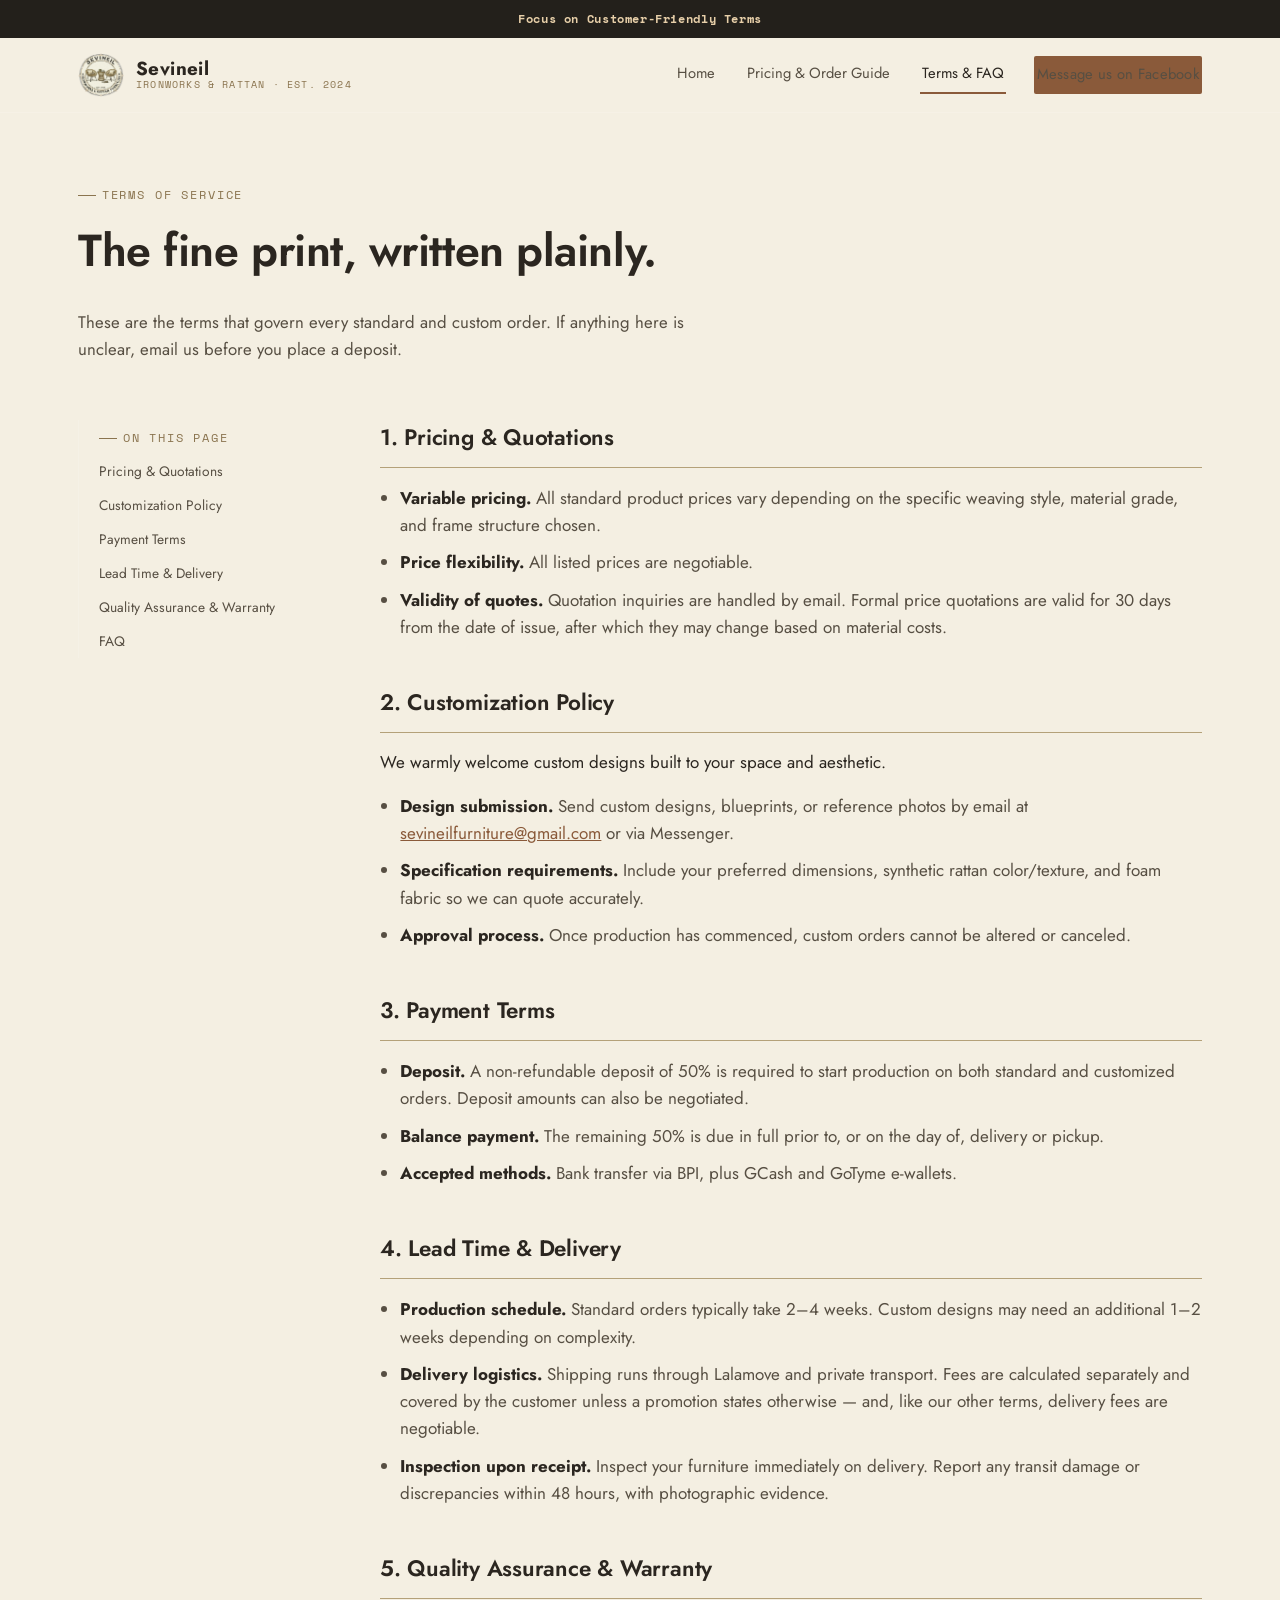
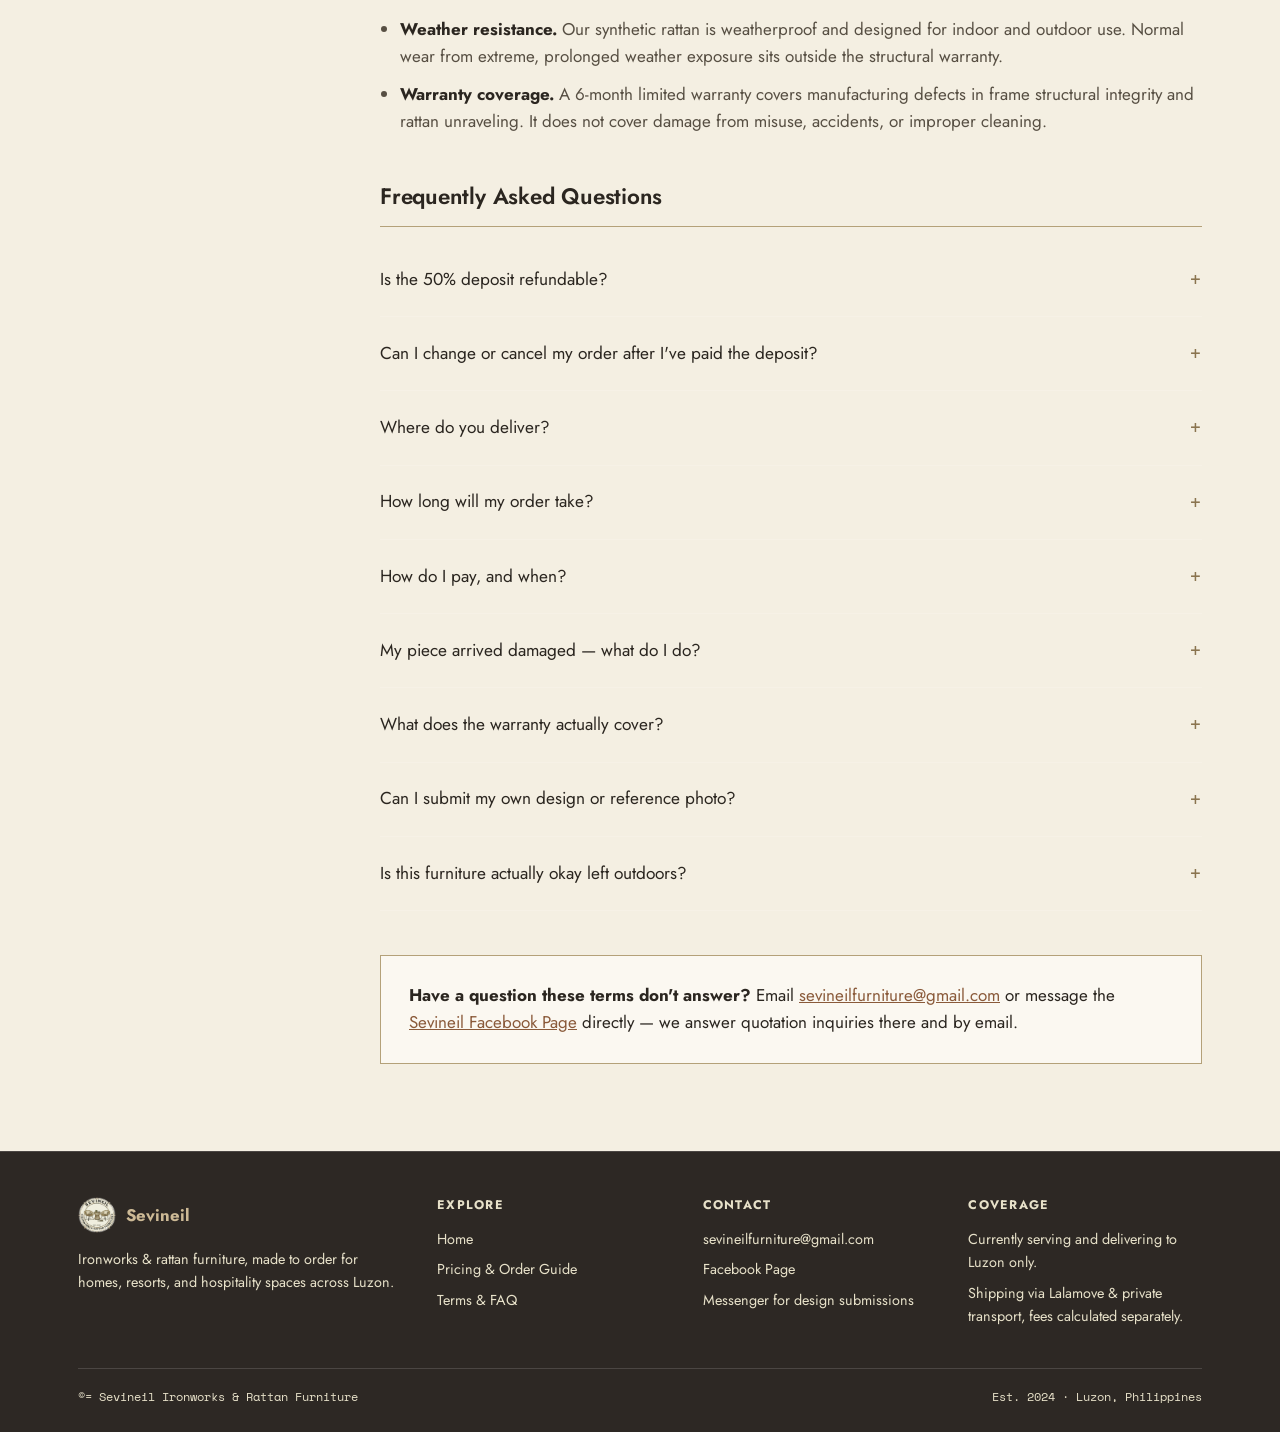
<file: Sevineil_Ironworks𓊯_&_Furniture𓊲/terms.html>
<!DOCTYPE html>
<html lang="en">
<head>
<meta charset="UTF-8">
<meta name="viewport" content="width=device-width, initial-scale=1.0">
<title>Terms of Service &amp; FAQ — Sevineil</title>
<meta name="description" content="Sevineil ordering terms: pricing and quotations, customization policy, payment terms, lead time and delivery within Luzon, and warranty coverage.">
<link rel="preconnect" href="https://fonts.googleapis.com">
<link href="https://fonts.googleapis.com/css2?family=Fraunces:ital,opsz,wght@0,9..144,400;0,9..144,600;1,9..144,500&family=Jost:wght@400;500;600&family=Space+Mono:wght@400;700&display=swap" rel="stylesheet">
<link rel="stylesheet" href="styles.css">
<link rel="icon" type="image/png" href="logo.png">
</head>
<body>

<div class="delivery-strip"><strong>Focus on Customer-Friendly Terms</strong></div>

<header class="site">
  <div class="nav-row">
    <a href="index.html" class="brand">
      <img src="logo.png" alt="Sevineil Ironworks &amp; Rattan Furniture seal logo">
      <span class="brand-text"><strong>Sevineil</strong><span>Ironworks &amp; Rattan · Est. 2024</span></span>
    </a>
    <button class="nav-toggle" aria-label="Toggle menu" aria-expanded="false" id="navToggle"><span></span></button>
    <nav class="primary" id="primaryNav">
      <a href="index.html">Home</a>
      <a href="pricing.html">Pricing &amp; Order Guide</a>
      <a href="terms.html" aria-current="page">Terms &amp; FAQ</a>
      <a href="https://www.facebook.com/profile.php?id=61554791334919" class="btn" target="_blank" rel="noopener">Message us on Facebook</a>
    </nav>
  </div>
</header>

<main>

  <section style="padding-bottom:16px;">
    <div class="wrap">
      <span class="eyebrow">Terms of Service</span>
      <h1 style="font-size:clamp(2rem,4vw,2.8rem); max-width:24ch;">The fine print, written plainly.</h1>
      <p class="lede" style="max-width:62ch; font-size:1.05rem; color:var(--ink-soft);">These are the terms that govern every standard and custom order. If anything here is unclear, email us before you place a deposit.</p>
    </div>
  </section>

  <section style="padding-top:24px;">
    <div class="wrap legal-layout">

      <nav class="legal-toc" aria-label="Terms sections">
        <span class="eyebrow">On this page</span>
        <a href="#pricing-quotations">Pricing &amp; Quotations</a>
        <a href="#customization">Customization Policy</a>
        <a href="#payment">Payment Terms</a>
        <a href="#delivery">Lead Time &amp; Delivery</a>
        <a href="#warranty">Quality Assurance &amp; Warranty</a>
        <a href="#faq">FAQ</a>
      </nav>

      <div>

        <div class="legal-block" id="pricing-quotations">
          <h2>1. Pricing &amp; Quotations</h2>
          <ul>
            <li><strong>Variable pricing.</strong> All standard product prices vary depending on the specific weaving style, material grade, and frame structure chosen.</li>
            <li><strong>Price flexibility.</strong> All listed prices are negotiable.</li>
            <li><strong>Validity of quotes.</strong> Quotation inquiries are handled by email. Formal price quotations are valid for 30 days from the date of issue, after which they may change based on material costs.</li>
          </ul>
        </div>

        <div class="legal-block" id="customization">
          <h2>2. Customization Policy</h2>
          <p>We warmly welcome custom designs built to your space and aesthetic.</p>
          <ul>
            <li><strong>Design submission.</strong> Send custom designs, blueprints, or reference photos by email at <a href="mailto:sevineilfurniture@gmail.com" style="color:var(--rattan);">sevineilfurniture@gmail.com</a> or via Messenger.</li>
            <li><strong>Specification requirements.</strong> Include your preferred dimensions, synthetic rattan color/texture, and foam fabric so we can quote accurately.</li>
            <li><strong>Approval process.</strong> Once production has commenced, custom orders cannot be altered or canceled.</li>
          </ul>
        </div>

        <div class="legal-block" id="payment">
          <h2>3. Payment Terms</h2>
          <ul>
            <li><strong>Deposit.</strong> A non-refundable deposit of 50% is required to start production on both standard and customized orders. Deposit amounts can also be negotiated.</li>
            <li><strong>Balance payment.</strong> The remaining 50% is due in full prior to, or on the day of, delivery or pickup.</li>
            <li><strong>Accepted methods.</strong> Bank transfer via BPI, plus GCash and GoTyme e-wallets.</li>
          </ul>
        </div>

        <div class="legal-block" id="delivery">
          <h2>4. Lead Time &amp; Delivery</h2>
          <ul>
            <li><strong>Production schedule.</strong> Standard orders typically take 2–4 weeks. Custom designs may need an additional 1–2 weeks depending on complexity.</li>
            <li><strong>Delivery logistics.</strong> Shipping runs through Lalamove and private transport. Fees are calculated separately and covered by the customer unless a promotion states otherwise — and, like our other terms, delivery fees are negotiable.</li>
            <li><strong>Inspection upon receipt.</strong> Inspect your furniture immediately on delivery. Report any transit damage or discrepancies within 48 hours, with photographic evidence.</li>
          </ul>
        </div>

        <div class="legal-block" id="warranty">
          <h2>5. Quality Assurance &amp; Warranty</h2>
          <ul>
            <li><strong>Weather resistance.</strong> Our synthetic rattan is weatherproof and designed for indoor and outdoor use. Normal wear from extreme, prolonged weather exposure sits outside the structural warranty.</li>
            <li><strong>Warranty coverage.</strong> A 6-month limited warranty covers manufacturing defects in frame structural integrity and rattan unraveling. It does not cover damage from misuse, accidents, or improper cleaning.</li>
          </ul>
        </div>

        <div class="legal-block" id="faq">
          <h2>Frequently Asked Questions</h2>

          <details class="faq-item">
            <summary>Is the 50% deposit refundable?</summary>
            <div class="faq-a"><p>No. The deposit is non-refundable once it's paid, since it starts production. The deposit amount itself, however, can be negotiated before you pay it.</p></div>
          </details>

          <details class="faq-item">
            <summary>Can I change or cancel my order after I've paid the deposit?</summary>
            <div class="faq-a"><p>Once production has commenced, custom and standard orders can't be altered or canceled. Get your dimensions, rattan color, and fabric confirmed before the deposit goes in.</p></div>
          </details>

          <details class="faq-item">
            <summary>Where do you deliver?</summary>
            <div class="faq-a"><p>We currently serve and deliver to Luzon only, using Lalamove and private transport. Fees are calculated separately from the furniture price and are the customer's responsibility unless a promotion says otherwise.</p></div>
          </details>

          <details class="faq-item">
            <summary>How long will my order take?</summary>
            <div class="faq-a"><p>Standard orders run 2–4 weeks. Fully custom designs typically add another 1–2 weeks, depending on how complex the build is.</p></div>
          </details>

          <details class="faq-item">
            <summary>How do I pay, and when?</summary>
            <div class="faq-a"><p>Half the total (negotiable) is due upfront to start the build, via BPI bank transfer, GCash, or GoTyme. The remaining half is due before or on the day of delivery or pickup.</p></div>
          </details>

          <details class="faq-item">
            <summary>My piece arrived damaged — what do I do?</summary>
            <div class="faq-a"><p>Inspect it the moment it arrives. Report any damage or discrepancy within 48 hours with clear photos, so we can sort it out quickly.</p></div>
          </details>

          <details class="faq-item">
            <summary>What does the warranty actually cover?</summary>
            <div class="faq-a"><p>Six months against manufacturing defects — frame structural issues and rattan unraveling. It doesn't extend to misuse, accidents, improper cleaning, or normal wear from sustained extreme weather exposure.</p></div>
          </details>

          <details class="faq-item">
            <summary>Can I submit my own design or reference photo?</summary>
            <div class="faq-a"><p>Yes — that's most of what we do. Email it to sevineilfurniture@gmail.com or send it via Messenger, along with your preferred dimensions, rattan color/texture, and cushion fabric.</p></div>
          </details>

          <details class="faq-item">
            <summary>Is this furniture actually okay left outdoors?</summary>
            <div class="faq-a"><p>Yes, the synthetic rattan is weatherproof and built for indoor or outdoor placement. Extended extreme weather exposure causing normal wear over time isn't covered by the structural warranty.</p></div>
          </details>

        </div>

        <div class="notice-card" style="margin-top:8px;">
          <p><strong>Have a question these terms don't answer?</strong> Email <a href="mailto:sevineilfurniture@gmail.com" style="color:var(--rattan);">sevineilfurniture@gmail.com</a> or message the <a href="https://www.facebook.com/profile.php?id=61554791334919" style="color:var(--rattan);" target="_blank" rel="noopener">Sevineil Facebook Page</a> directly — we answer quotation inquiries there and by email.</p>
        </div>

      </div>
    </div>
  </section>

</main>

<footer class="site">
  <div class="wrap">
    <div class="footer-grid">
      <div class="footer-col">
        <div class="footer-brand">
          <img src="logo.png" alt="">
          <strong>Sevineil</strong>
        </div>
        <p>Ironworks &amp; rattan furniture, made to order for homes, resorts, and hospitality spaces across Luzon.</p>
      </div>
      <div class="footer-col">
        <h4>Explore</h4>
        <a href="index.html">Home</a>
        <a href="pricing.html">Pricing &amp; Order Guide</a>
        <a href="terms.html">Terms &amp; FAQ</a>
      </div>
      <div class="footer-col">
        <h4>Contact</h4>
        <a href="mailto:sevineilfurniture@gmail.com">sevineilfurniture@gmail.com</a>
        <a href="https://www.facebook.com/profile.php?id=61554791334919" target="_blank" rel="noopener">Facebook Page</a>
        <p>Messenger for design submissions</p>
      </div>
      <div class="footer-col">
        <h4>Coverage</h4>
        <p>Currently serving and delivering to Luzon only.</p>
        <p>Shipping via Lalamove &amp; private transport, fees calculated separately.</p>
      </div>
    </div>
    <div class="footer-bottom">
      <span>©= Sevineil Ironworks &amp; Rattan Furniture</span>
      <span>Est. 2024 · Luzon, Philippines</span>
    </div>
  </div>
</footer>

<script src="script.js"></script>
</body>
</html>
</file>
<file: Sevineil_Ironworks𓊯_&_Furniture𓊲/styles.css>
/* ============================================================
   SEVINEIL — Ironworks & Rattan Furniture
   Design tokens
   ============================================================ */
:root{
  --ink:        #2b2620;   /* charcoal-brown, primary text */
  --ink-soft:   #574f43;   /* secondary text */
  --paper:      #f4efe2;   /* warm beige backdrop (not cream-grey) */
  --paper-dim:  #ece3cf;   /* slightly deeper beige for section bands */
  --card:       #fbf8f1;   /* card surface, lighter than paper */
  --khaki:      #b4a179;   /* mid khaki — rules, borders */
  --khaki-deep: #8a744f;   /* deep khaki — links, small accents */
  --rattan:     #8a5a3a;   /* dusty rattan-brown accent (CTAs) */
  --rattan-dark:#6e4429;   /* hover state for accent */
  --iron:       #23201b;   /* near-black, ironworks frame color */
  --line:       rgba(253, 253, 253, 0.14);
  --footer_text: #E7E1C9;

  --serif: "Fraunces", ui-serif, Georgia, serif color #E7E1C9; 
  --sans:  "Jost", "Work Sans", ui-sans-serif, system-ui, sans-serif;
  --mono:  "Space Mono", ui-monospace, monospace;

  --container: 1180px;
}

*{ 
  box-sizing:border-box; }

html{ 
  scroll-behavior:smooth; }

body{
  margin:0;
  background:var(--paper);
  color:var(--ink);
  font-family:var(--sans);
  font-size:17px;
  line-height:1.6;
  -webkit-font-smoothing:antialiased;
}
img{ 
  display:block; }

img.product-image {
  width: 100%;             /* Fills the width of the parent */
  aspect-ratio: 1 / 1;     /* Force a square shape (or 16/9, etc.) */
  object-fit: contain;     /* Now it has a box to "contain" within */
  display: block;          /* Removes default bottom margin issues */
}

a{ 
  color:inherit; }

h1,h2,h3,h4{ font-family:var(--serif); margin:0 0 .5em; font-weight:600; letter-spacing:-.01em; }
p{ margin:0 0 1em; }
.wrap{ max-width:var(--container); margin:0 auto; padding:0 28px; }
.eyebrow{
  font-family:var(--mono); font-size:.72rem; letter-spacing:.16em; text-transform:uppercase;
  color:var(--khaki-deep); display:inline-flex; align-items:center; gap:.5em; margin-bottom:.9em;
}
.eyebrow::before{ content:""; width:18px; height:1px; background:var(--khaki-deep); display:inline-block; }

/* focus visibility */
a:focus-visible, button:focus-visible, summary:focus-visible{
  outline:2px solid var(--rattan); outline-offset:3px;
}
@media (prefers-reduced-motion: reduce){
  *{ animation-duration:.001ms !important; transition-duration:.001ms !important; scroll-behavior:auto !important; }
}

/* ============================================================
   Delivery strip
   ============================================================ */
.delivery-strip{
  background:var(--iron); color:var(--paper);
  font-family:var(--mono); font-size:.78rem; letter-spacing:.05em;
  text-align:center; padding:9px 16px;
}
.delivery-strip strong{ color:#e7cfa9; }

/* ============================================================
   Header / nav
   ============================================================ */
header.site{
  background:var(--paper); border-bottom:1px solid var(--line);
  position:sticky; top:0; z-index:50;
}
.nav-row{
  display:flex; align-items:center; justify-content:space-between;
  padding:14px 28px; max-width:var(--container); margin:0 auto;
}
.brand{ display:flex; align-items:center; gap:12px; text-decoration:none; color:var(--ink); }
.brand img{ height:46px; width:46px; object-fit:contain; }
.brand-text{ display:flex; flex-direction:column; line-height:1.1; }
.brand-text strong{ font-family:var(--serif); font-size:1.18rem; letter-spacing:.02em; }
.brand-text span{ font-family:var(--mono); font-size:.62rem; letter-spacing:.12em; text-transform:uppercase; color:var(--khaki-deep); }

nav.primary{ display:flex; align-items:center; gap:28px; }
nav.primary a{
  text-decoration:none; font-size:.92rem; color:var(--ink-soft);
  padding:6px 2px; border-bottom:2px solid transparent;
}
nav.primary a:hover, nav.primary a[aria-current="page"]{ color:var(--ink); border-bottom-color:var(--rattan); }
.btn{
  display:inline-flex; align-items:center; gap:8px;
  background:var(--rattan); color:#fbf3e6; text-decoration:none;
  font-size:.86rem; letter-spacing:.02em; padding:11px 20px; border-radius:2px;
  border:1px solid var(--rattan); transition:background .15s ease, color .15s ease;
}
.btn:hover{ background:var(--rattan-dark); border-color:var(--rattan-dark); }
.btn.ghost{ background:transparent; color:var(--ink); border-color:var(--khaki); }
.btn.ghost:hover{ background:var(--iron); color:var(--paper); border-color:var(--iron); }

.nav-toggle{ display:none; background:none; border:1px solid var(--khaki); border-radius:2px; padding:8px 10px; cursor:pointer; }
.nav-toggle span, .nav-toggle span::before, .nav-toggle span::after{
  content:""; display:block; width:20px; height:2px; background:var(--ink); position:relative;
}
.nav-toggle span::before{ position:absolute; top:-6px; }
.nav-toggle span::after{ position:absolute; top:6px; }


@media (max-width: 860px){
  nav.primary{
    position:absolute; top:100%; left:0; right:0; background:var(--paper);
    flex-direction:column; align-items:flex-start; gap:0; border-bottom:1px solid var(--line);
    display:none; padding:8px 28px 18px;
  }
  nav.primary.open{ display:flex; }
  nav.primary a{ width:100%; padding:12px 0; border-bottom:1px solid var(--line); }
  nav.primary .btn{ margin-top:10px; }
  .nav-toggle{ display:inline-flex; align-items:center; justify-content:center; }
}

/* ============================================================
   Woven divider (signature motif)
   ============================================================ */
.weave-divider{ width:100%; height:22px; overflow:hidden; }
.weave-divider svg{ width:100%; height:100%; display:block; }

/* ============================================================
   Hero
   ============================================================ */
.hero{ padding:64px 0 40px; }
.hero-grid{ display:grid; grid-template-columns:1.05fr .95fr; gap:52px; align-items:center; }
.hero h1{
  font-size:clamp(2.4rem, 4.6vw, 3.6rem); line-height:1.04; margin-bottom:.4em;
}
.hero h1 em{ font-style:italic; color:var(--rattan); }
.hero .lede{ font-size:1.08rem; color:var(--ink-soft); max-width:46ch; margin-bottom:1.6em; }
.hero-ctas{ display:flex; flex-wrap:wrap; gap:14px; margin-bottom:1.8em; }
.hero-badges{ display:flex; flex-wrap:wrap; gap:22px; }
.stamp{
  display:flex; align-items:center; gap:10px; font-family:var(--mono); font-size:.72rem;
  letter-spacing:.04em; color:var(--ink-soft);
}
.stamp .stamp-ring{
  width:34px; height:34px; border-radius:50%; border:1.4px solid var(--khaki-deep);
  display:flex; align-items:center; justify-content:center; flex-shrink:0; position:relative;
}
.stamp .stamp-ring::before{
  content:""; position:absolute; inset:4px; border:1px dashed var(--khaki);
  border-radius:50%;
}
.stamp .stamp-ring span{ font-size:.9rem; }

.hero-figure{ position:relative; }
.hero-figure .frame{
  border:10px solid var(--card); box-shadow:0 0 0 1px var(--line);
  position:relative; overflow:hidden;
}
.hero-figure img{ width:100%; height:100%; object-fit:cover; aspect-ratio:5/5; }
.hero-figure .tag{
  position:absolute; bottom:18px; left:-14px; background:var(--iron); color:var(--paper);
  font-family:var(--mono); font-size:.72rem; letter-spacing:.05em; padding:10px 16px;
  box-shadow:0 6px 18px rgba(0,0,0,.18);
}

@media (max-width:900px){
  .hero-grid{ grid-template-columns:1fr; }
  .hero-figure{ order:-1; max-width:420px; margin:0 auto; }
}

/* ============================================================
   Feature strip
   ============================================================ */
.features{ padding:56px 0; }
.features-grid{ display:grid; grid-template-columns:repeat(3,1fr); gap:32px; }
.feature{ border-top:1px solid var(--khaki); padding-top:18px; }
.feature h3{ font-size:1.1rem; margin-bottom:.4em; }
.feature p{ color:var(--ink-soft); font-size:.95rem; margin:0; }
@media (max-width:760px){ .features-grid{ grid-template-columns:1fr; } }

/* ============================================================
   Section shells
   ============================================================ */
section{ padding:64px 0; }
.band{ background:var(--paper-dim); }
.section-head{ max-width:640px; margin-bottom:2.2em; }
.section-head h2{ font-size:clamp(1.7rem, 3vw, 2.3rem); }
.section-head p{ color:var(--ink-soft); }

/* ============================================================
   Category / gallery preview grid
   ============================================================ */
.grid-cards{ display:grid; grid-template-columns:repeat(3,1fr); gap:26px; }
.piece-card{
  background:var(--card); border:1px solid var(--line); display:flex; flex-direction:column;
}
.piece-card .thumb{ aspect-ratio:4/3; overflow:hidden; background:var(--paper-dim); display:flex; align-items:center; justify-content:center; }
.piece-card .thumb img{ width:100%; height:100%; object-fit:cover; }
.piece-card .info{ padding:16px 18px 20px; border-top:1px solid var(--line); }
.piece-card .set-no{ font-family:var(--mono); font-size:.68rem; color:var(--khaki-deep); letter-spacing:.08em; }
.piece-card h3{ font-size:1.05rem; margin:.25em 0 .3em; }
.piece-card .price{ font-family:var(--mono); font-size:.95rem; color:var(--rattan); }
.piece-card .note{ font-size:.82rem; color:var(--ink-soft); margin-top:.3em; }
@media (max-width:900px){ .grid-cards{ grid-template-columns:repeat(2,1fr); } }
@media (max-width:560px){ .grid-cards{ grid-template-columns:1fr; } }

/* ============================================================
   Trust / social hub
   ============================================================ */
.trust-hub{
  background:var(--iron); color:var(--paper); border-radius:2px; padding:52px 44px;
  display:grid; grid-template-columns:1.2fr .8fr; gap:36px; align-items:center;
}
.trust-hub h2{ color:var(--paper); font-size:clamp(1.5rem,3vw,2.1rem); }
.trust-hub p{ color:#d9d0bd; }
.trust-hub .btn{ background:#e7cfa9; color:var(--iron); border-color:#e7cfa9; }
.trust-hub .btn:hover{ background:#f2e2bf; border-color:#f2e2bf; }
.fb-stat-row{ display:flex; gap:26px; flex-wrap:wrap; }
.fb-stat{ font-family:var(--mono); }
.fb-stat b{ display:block; font-size:1.5rem; color:#e7cfa9; }
.fb-stat span{ font-size:.72rem; letter-spacing:.06em; text-transform:uppercase; color:#bdb29c; }
@media (max-width:820px){ .trust-hub{ grid-template-columns:1fr; padding:38px 24px; } }

/* ============================================================
   Footer #E7E1C9,background-color: #2d2824
   ============================================================ */
   
footer.site{  border-top:1px solid var(--line); padding:44px 0 26px; background:var(--paper); 
background-color: #2d2824;}
.footer-grid{ display:grid; grid-template-columns:1.4fr 1fr 1fr 1fr; gap:32px; margin-bottom:32px; }
.footer-col h4{ font-family:var(--sans); font-size:.78rem; letter-spacing:.1em; text-transform:uppercase; color:var(--footer_text); margin-bottom:.9em; font-weight: bold; }
.footer-col a, .footer-col p{ display:block; font-size:.9rem; color:var(--footer_text); text-decoration:none; margin-bottom:.55em; }
.footer-col a:hover{ color:var(--rattan); }
.footer-brand{ display:flex; align-items:center; gap:10px; margin-bottom:.8em; color: #CDBA96;; }
.footer-brand img{ height:38px; width:38px; object-fit:contain; }
.footer-brand strong{ font-family:var(--serif); font-size:1.05rem; }
.footer-bottom{
  border-top:1px solid var(--line); padding-top:18px; display:flex; justify-content:space-between;
  flex-wrap:wrap; gap:10px; font-size:.78rem; color:var(--footer_text); font-family:var(--mono);
  
}
@media (max-width:860px){ .footer-grid{ grid-template-columns:1fr 1fr; } }
@media (max-width:520px){ .footer-grid{ grid-template-columns:1fr; } }

/* ============================================================
   Pricing page specifics
   ============================================================ */
.tier-table{ width:100%; border-collapse:collapse; margin-top:1.2em; }
.tier-table th, .tier-table td{ text-align:left; padding:14px 16px; border-bottom:1px solid var(--line); font-size:.94rem; }
.tier-table th{ font-family:var(--mono); font-size:.7rem; letter-spacing:.08em; text-transform:uppercase; color:var(--khaki-deep); }
.tier-table td.price{ font-family:var(--mono); color:var(--rattan); white-space:nowrap; }

.process-list{ list-style:none; margin:0; padding:0; display:grid; gap:0; border-top:1px solid var(--line); }
.process-list li{
  display:grid; grid-template-columns:52px 1fr; gap:20px; padding:22px 0; border-bottom:1px solid var(--line);
}
.process-list .num{ font-family:var(--mono); font-size:1.1rem; color:var(--khaki-deep); }
.process-list h3{ font-size:1.05rem; margin-bottom:.3em; }
.process-list p{ color:var(--ink-soft); margin:0; font-size:.94rem; }

.chip-row{ display:flex; flex-wrap:wrap; gap:10px; margin-top:1em; }
.chip{
  font-family:var(--mono); font-size:.76rem; letter-spacing:.03em; padding:8px 14px;
  border:1px solid var(--khaki); color:var(--ink-soft); border-radius:999px;
}

.filter-row{ display:flex; flex-wrap:wrap; gap:10px; margin-bottom:28px; }
.filter-btn{
  font-family:var(--mono); font-size:.76rem; letter-spacing:.03em; padding:9px 16px;
  border:1px solid var(--khaki); background:transparent; color:var(--ink-soft); cursor:pointer;
  border-radius:999px;
}
.filter-btn.active, .filter-btn:hover{ background:var(--iron); border-color:var(--iron); color:var(--paper); }

/* ============================================================
   Terms & FAQ page
   ============================================================ */
.legal-layout{ display:grid; grid-template-columns:250px 1fr; gap:52px; align-items:start; }
.legal-toc{ position:sticky; top:100px; border-left:1px solid var(--line); padding-left:20px; }
.legal-toc .eyebrow{ margin-bottom:.6em; }
.legal-toc a{ display:block; font-size:.86rem; color:var(--ink-soft); text-decoration:none; padding:6px 0; }
.legal-toc a:hover{ color:var(--rattan); }
.legal-block{ margin-bottom:44px; scroll-margin-top:100px; }
.legal-block h2{ font-size:1.4rem; border-bottom:1px solid var(--khaki); padding-bottom:.5em; margin-bottom:.7em; }
.legal-block ol, .legal-block ul{ padding-left:1.2em; color:var(--ink-soft); }
.legal-block li{ margin-bottom:.6em; }
.legal-block li strong{ color:var(--ink); }
@media (max-width:900px){
  .legal-layout{ grid-template-columns:1fr; }
  .legal-toc{ position:static; border-left:none; padding-left:0; border-top:1px solid var(--line); padding-top:16px; }
}

.faq-item{ border-bottom:1px solid var(--line); }
.faq-item summary{
  cursor:pointer; list-style:none; padding:20px 0; font-family:var(--serif); font-size:1.08rem;
  display:flex; justify-content:space-between; align-items:center; gap:20px;
}
.faq-item summary::-webkit-details-marker{ display:none; }
.faq-item summary::after{ content:"+"; font-family:var(--mono); font-size:1.3rem; color:var(--khaki-deep); flex-shrink:0; }
.faq-item[open] summary::after{ content:"–"; }
.faq-item .faq-a{ padding:0 0 22px; color:var(--ink-soft); max-width:70ch; }

.notice-card{
  background:var(--card); border:1px solid var(--khaki); padding:26px 28px; margin-bottom:1.4em;
}
.notice-card p:last-child{ margin-bottom:0; }
</file>
